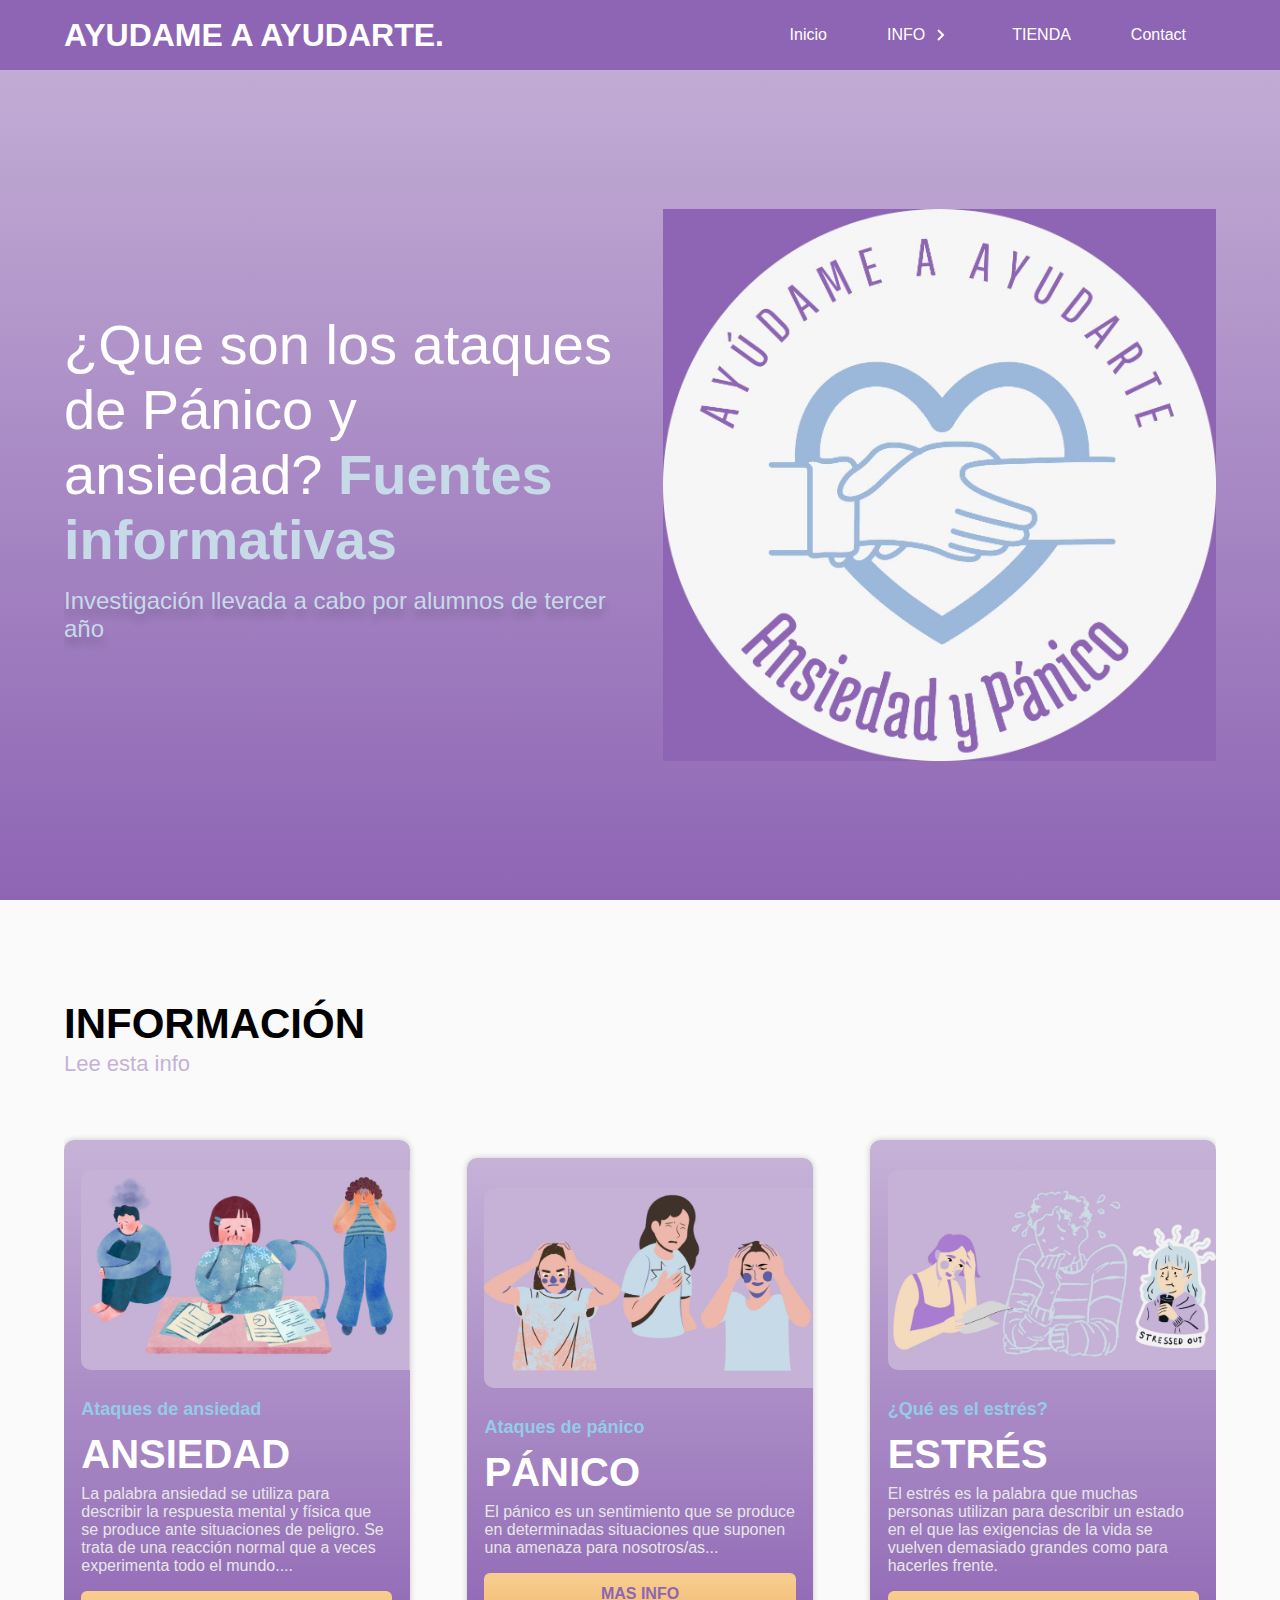
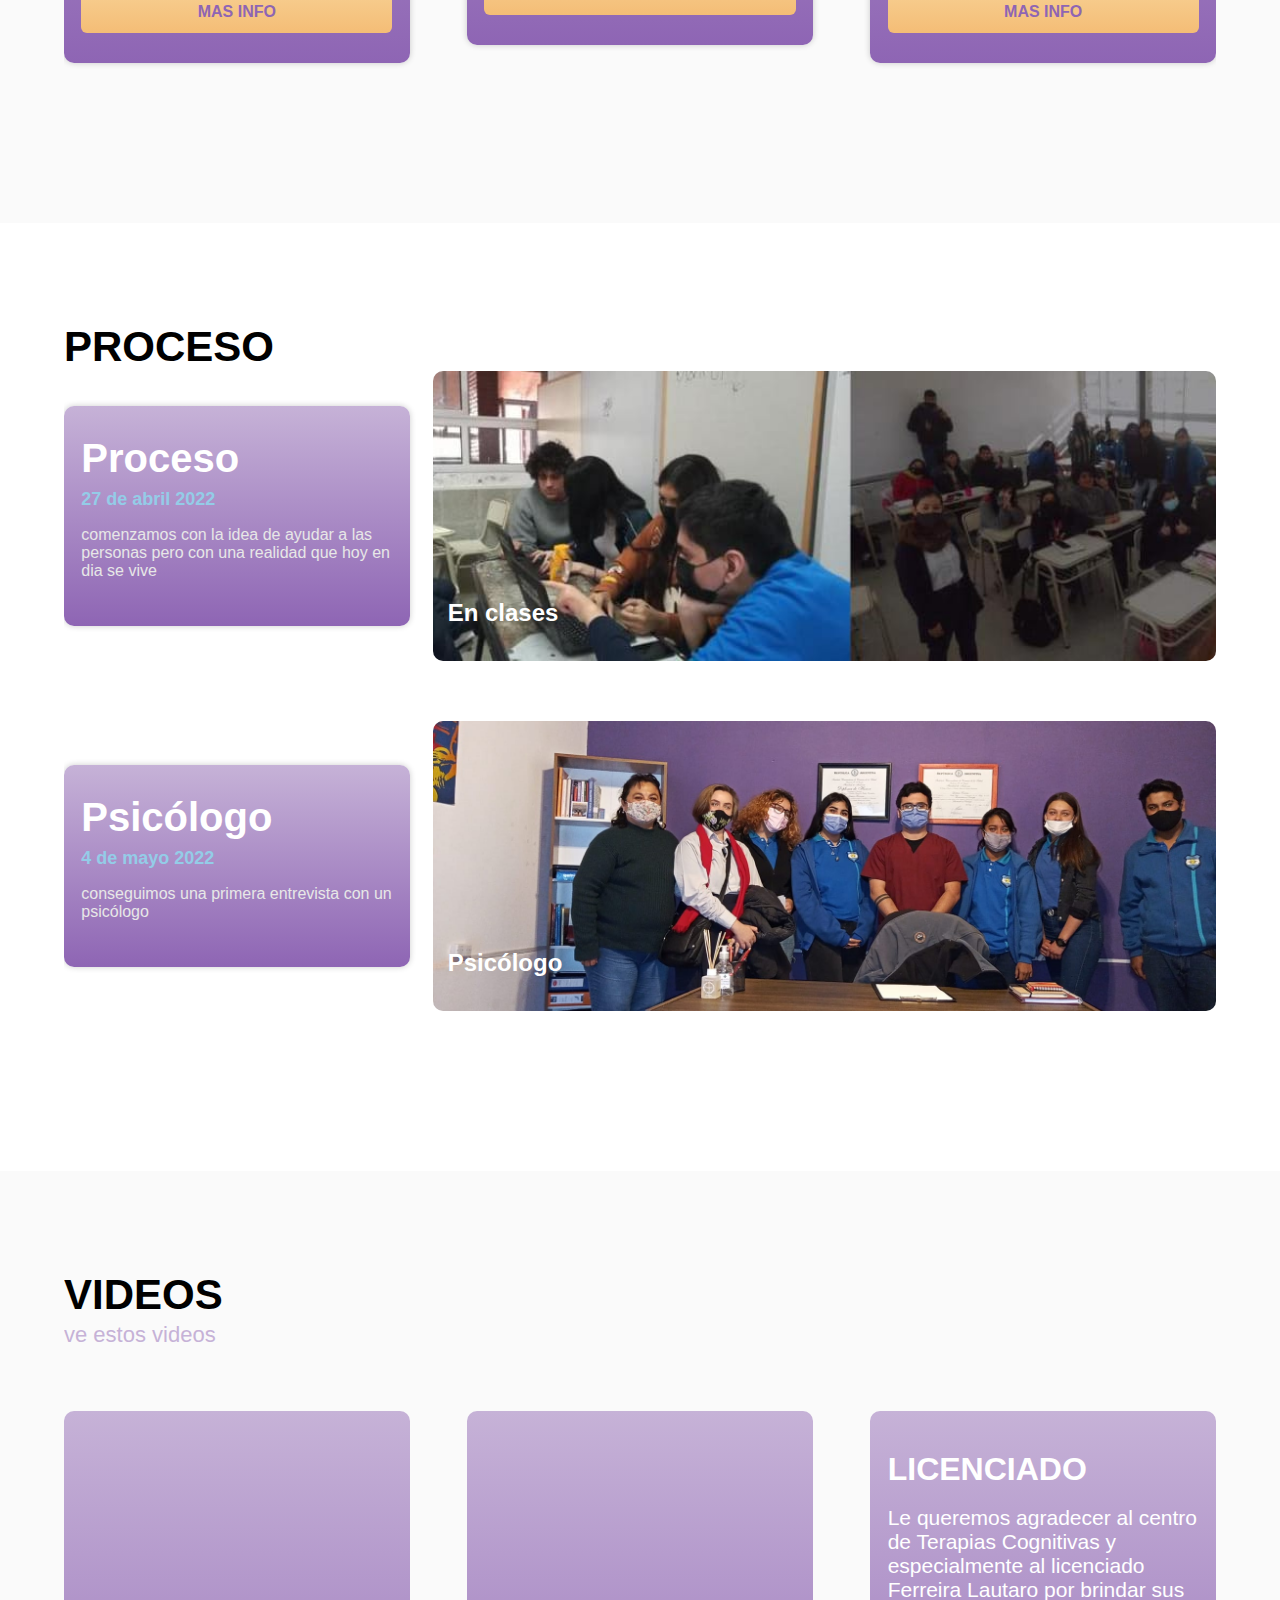
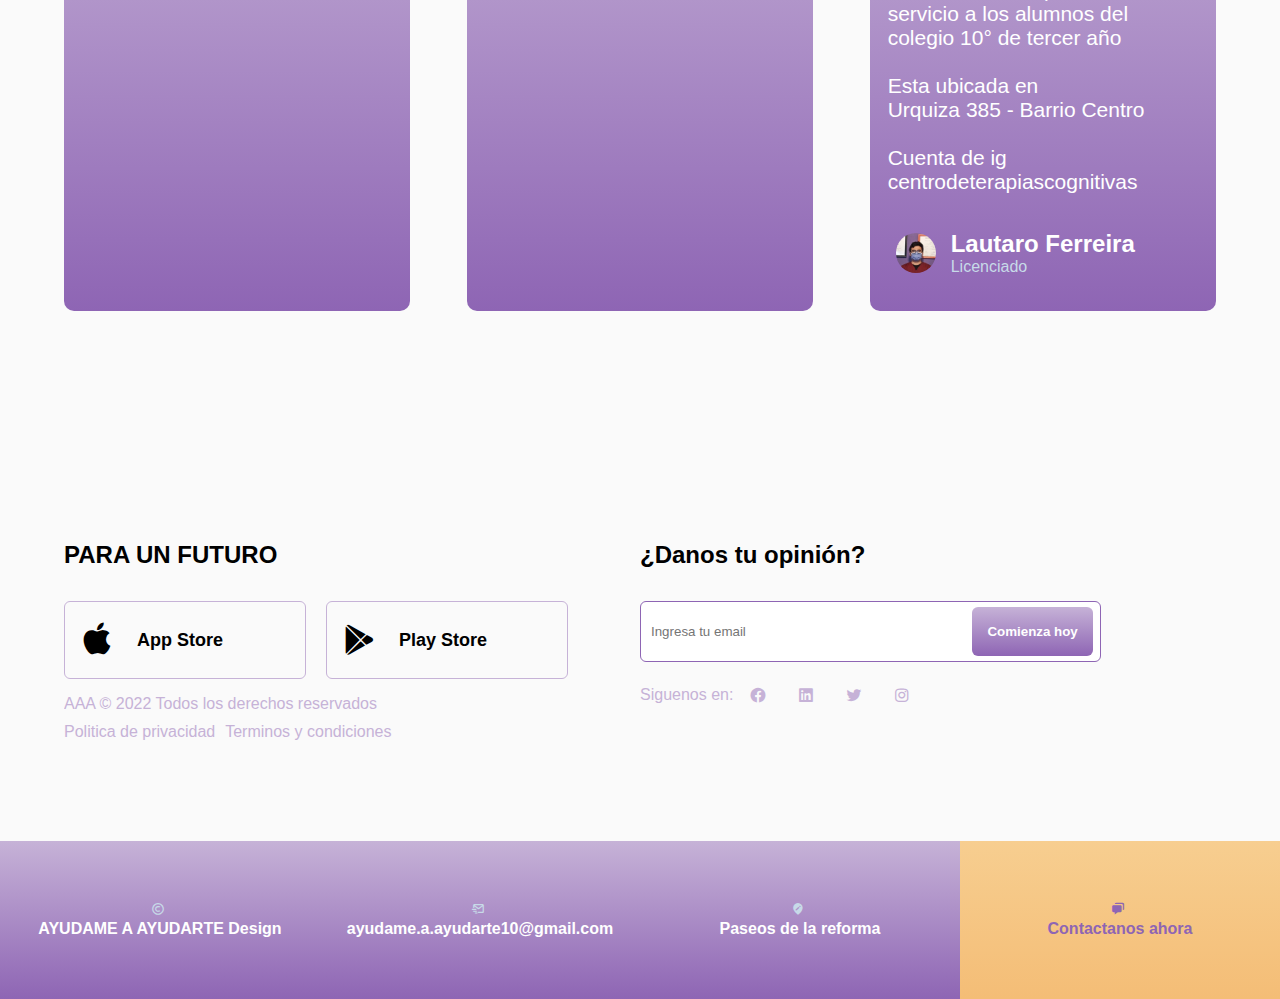
<file: index.html>
<!DOCTYPE html>
<html lang="es">
<head>
    <meta charset="UTF-8">
    <meta name="viewport" content="width=device-width, initial-scale=1.0">
    <title>AYUDAME A AYUDARTE</title>
    <link rel="stylesheet" href="css/styles.css">
    <link href='https://cdn.jsdelivr.net/npm/boxicons@2.0.5/css/boxicons.min.css' rel='stylesheet'>
</head>
<body>
    <header class="hero">
         <!--<nav class="nav__hero">
             <div class="container nav__container">
                <div class="logo">
                    <h2 class="logo__name"> Design<span class="point">.</span></h2>
                </div>
             <div class="links">
                    <a href="#" class="link">Inicio</a>
                    <a href="#" class="link">Servicios</a>
                    <a href="#" class="link">Proyectos</a>
                    <a href="#" class="link">Clientes</a>
                    <a href="#" class="link link--active">Contacto</a>
                </div>-->

            </div>
        </nav> <!--ESTA EN PRUEBA-->
          <nav class="menu">
            <section class="menu__container">
                <h1 class="menu__logo">AYUDAME A AYUDARTE.</h1>
    
                <ul class="menu__links">
                    <li class="menu__item">
                        <a href="index.html" class="menu__link">Inicio</a>
                    </li>
        
                    <li class="menu__item menu__item--show">
                        <a href="#" class="menu__link">INFO<img src="assets/arrow.svg" class="menu__arrow"></a>
        
                        <ul class="menu__nesting">
                            <li class="menu__inside">
                                <a href="ansiedad2.html" class="menu__link menu__link--inside"> ANSIEDAD</a>
                            </li>
                            <li class="menu__inside">
                                <a href="panico2.html" class="menu__link menu__link--inside">PÁNICO</a>
                            </li>
                            <li class="menu__inside">
                                <a href="estres2.html" class="menu__link menu__link--inside">ESTRÉS</a>
                            </li>
                        </ul>
                    </li>
        
                     <li class="menu__item  menu__item--show">
                        <a href="cap.html"class="menu__link">TIENDA<!--<img src="assets/arrow.svg" class="menu__arrow">--></a>
        
                        <!--<ul class="menu__nesting">
                            <li class="menu__inside">
                                <a href="#" class="menu__link menu__link--inside">Projects 1</a>
                            </li>
                            <li class="menu__inside">
                                <a href="#" class="menu__link menu__link--inside">Projects 2</a>
                            </li>
                            <li class="menu__inside">
                                <a href="#" class="menu__link menu__link--inside">Projects 3</a>
                            </li>
                        </ul>-->
                    </li>
                    <li class="menu__item">
                        <a href="contacto.html" class="menu__link">Contact</a>
                    </li>
                </ul>
                <div class="menu__hamburguer">
                    <img src="assets/menu.svg" class="menu__img">
                </div>
            </section>
        </nav>
    
        <script src="js/app.js"></script>

      <!--final de js-->
        <section class="container hero__main">  
            <div class="hero__textos">
                <h1 class="title"> ¿Que son los ataques de Pánico y ansiedad? <span class="title--active">Fuentes informativas</span></h1> 
                <p class="copy"> Investigación llevada a cabo por alumnos de tercer año<span class="copy__active"></span></p>
               <!-- <a href="#" class="cta">Agenda una demo</a>-->
            </div>
            <img src="img/nuevo logo.jfif" class="mockup">
        </section>
    </header>

    <main>
        <section class="services">
            <div class="container">
                <h2 class="subtitle">INFORMACIÓN<span class="point"></span></h2>
                <p class="copy__section">Lee esta info</p>

                <article class="container-cards">
                    <div class="card">
                       <!-- <img src="img /image2.jpg"class="card__img">-->
                       <img src="img/ansiedad de portada.jfif"class="card__img">
                        <div class="cards__text">
                            <p class="card__list">Ataques de ansiedad </p>
                            <h3 class="card__title">ANSIEDAD<span class="point"></span></h3>
                            <p class="card__copy">La palabra ansiedad se utiliza para describir la respuesta mental y física que se produce ante situaciones de peligro. Se trata de una reacción normal que a veces experimenta todo el mundo....</p>
                            <a href="ansiedad2.html" class="card__button">MAS INFO</a>
                        </div>
                    </div>
                    <div class="card">
                        <img src="img/panico de portada.jfif" class="card__img">
                        <div class="cards__text">
                            <p class="card__list">Ataques de pánico </p>
                            <h3 class="card__title">PÁNICO <span class="point"></span></h3>
                            <p class="card__copy">El pánico es un sentimiento que se produce en determinadas situaciones que suponen una amenaza para nosotros/as... </p>
                            <a href="panico2.html" class="card__button">MAS INFO</a>
                        </div>
                    </div>
                    <div class="card">
                        <img src="img/estres de portada.jfif" class="card__img">
                        <div class="cards__text">
                            <p class="card__list">¿Qué es el estrés?</p>
                            <h3 class="card__title">ESTRÉS<span class="point"></span></h3>
                            <p class="card__copy">El estrés es la palabra que muchas personas utilizan para describir un estado en el que las exigencias de la vida se vuelven demasiado grandes como para hacerles frente.</p>
                            <a href="estres2.html" class="card__button">MAS INFO</a>
                        </div>
                    </div>
                </article>
            </div>
        </section>
        <section class="projects container">
            <h2 class="subtitle">PROCESO<span class="point"></span></h2>
           <!-- <p class="copy__section">Hemos colaborado con marcas reconocidas a nivel mundial</p>-->
            <article class="container-bg">
                <div class="card">
                    <div class="cards__text">
                        <h3 class="card__title">Proceso<span class="point"></span></h3>
                        <p class="card__date">27 de abril 2022</p>
                        <p class="card__copy">comenzamos con la idea de ayudar a las personas pero con una realidad que hoy en dia se vive</p>
                        <!--<a href="#" class="card__button">Comienza a leer</a>-->
                    </div>
                </div>
                <div class="background">
                    <img src="img/proceso.jfif" class="background__img">
                    <div class="background__text">
                        <h3 class="background__title">En clases</h3>
                      <!-- <p class="background__copy">La realidad aumentada transformará por completo la educación</p>-->
                    </div>
                </div>
                <div class="card">
                    <div class="cards__text">
                        <h3 class="card__title"> Psicólogo<span class="point"></span></h3>
                        <p class="card__date">4 de mayo 2022</p>
                        <p class="card__copy">conseguimos una primera entrevista con un  psicólogo</p>
                      <!--  <a href="#" class="card__button">Comienza tu proyecto</a>-->
                    </div>
                </div>
                <div class="background">
                    <img src="img/con psicologo.jfif "class="background__img">
                    <div class="background__text">
                        <h3 class="background__title">Psicólogo</h3>
                       <!--<p class="background__copy">La realidad aumentada transformará por completo la educación</p>-->
                    </div>
                </div>
            </article>
        </section>
        <section class="testimony">
            <div class="container">
                <h2 class="subtitle">VIDEOS</h2>
                <p class="copy__section">ve estos videos</p>

                 <div class="testimony-container">
                    <div class="testimony__card">
                        <!--<img src="img/first-person.jpg" class="testimony__img">-->
                        <!--<video controls class="testimony__img">
                            <source src="video/video repre.mp4" type="video/mp4">
                        </video>-->
                        <iframe  width="359" height="500"
                        src="https://www.youtube.com/embed/TwaEBIQQ8ZY" 
                        title="YouTube video player" frameborder="0" 
                        allow="accelerometer; autoplay; clipboard-write; encrypted-media; 
                        gyroscope; picture-in-picture"
                         allowfullscreen></iframe>
                       <!-- <div class="testimony__copy">
                            <i class='bx bxl-google testimony__logo'></i>
                            <div class="testimony__info">
                                <h3 class="testimony__name">Andres García</h3>
                                <p class="testimony__position">Director de Google México</p>
                            </div>
                        </div>-->
                    </div>

                    <div class="testimony__card">
                       <!-- <img src="img/second_person.jpg" class="testimony__img">-->
                       <!--<video controls class="testimony__img">
                        <source src="video2/video de psicologo.mp4" type="video/mp4">
                    </video>-->
                    <iframe width="359" height="500" 
                    src="https://www.youtube.com/embed/zysmzPoPbl8"
                     title="YouTube video player" frameborder="0" 
                     allow="accelerometer; autoplay; clipboard-write;
                     encrypted-media; gyroscope; picture-in-picture" allowfullscreen></iframe>
                       <!-- <div class="testimony__copy">
                            <i class='bx bxl-apple testimony__logo'></i>
                            <div class="testimony__info">
                                <h3 class="testimony__name">Andres García</h3>
                                <p class="testimony__position">Director de Apple México</p>
                            </div>
                        </div>-->
                    </div> 
                    


                    <div class="testimony__card">
                        <div class="testimony__text">
                            <!--<img src="img/google_logo.svg" class="google__logo">-->
                            <h1>LICENCIADO</h1><br>
                            <p class="testimony__history">Le queremos agradecer al centro de Terapias Cognitivas y especialmente al licenciado Ferreira Lautaro por brindar sus servicio a los alumnos del colegio 10° de tercer año<br>
                                <br> Esta ubicada en <br> Urquiza 385 - Barrio Centro<br><br>
                                Cuenta de ig centrodeterapiascognitivas
                            </p>
                            <div class="testimony__copy testimony__copy--modifier">
                                <img src="img/licenciado.jfif" class="testimony__logo logo--picture">
                                <div class="testimony__info">
                                    <h3 class="testimony__name">Lautaro Ferreira</h3>
                                    <p class="testimony__position">Licenciado</p>
                                </div>
                            </div>
                        </div>
                    </div>
                    
                </div>
            </div>
        </section>

       <!-- <section class="email container container--modifier">
            <h2 class="subtitle subtitle--modifier">Somos tu mejor opción para adoptar la transformación digital<span class="point">.</span></h2>

            <p class="copy__section copy__section--modifier">Lorem ipsum dolor sit, amet consectetur adipisicing elit. Ab, et dolore id necessitatibus quibusdam rem accusamus fugiat doloremque voluptatibus eius!</p>

            <div class="check">
                <div class="check__item">
                    <i class='bx bx-check' ></i>
                    <div class="check__numbers">
                        <p class="check__number">+200</p>
                        <p class="check__copy">Proyectos exitosos</p>
                    </div>
                </div>
                <div class="check__item">
                    <i class='bx bx-check' ></i>
                    <div class="check__numbers">
                        <p class="check__number">+200</p>
                        <p class="check__copy">Proyectos exitosos</p>
                    </div>
                </div>
                <div class="check__item">
                    <i class='bx bx-check' ></i>
                    <div class="check__numbers">
                        <p class="check__number">+200</p>
                        <p class="check__copy">Proyectos exitosos</p>
                    </div>
                </div>
            </div>
            <form class="newsletter">
                <input type="text" class="newsletter__input" placeholder="Ingresa tu email">
                <input type="submit" class="newsletter__submit" value="Comienza hoy">
            </form>
        </section>
    </main>-->

    <footer class="footer">
        <div class="container footer__caption">
            <section class="download">
                <h3 class="title__footer">PARA UN FUTURO</h3>
                <div class="download__app">
                    <div class="download__item">
                        <i class='bx bxl-apple download__logo' ></i>
                        <h4 class="download__title">App Store</h4>
                    </div>
                    <div class="download__item">
                        <i class='bx bxl-play-store download__logo' ></i>
                        <h4 class="download__title">Play Store</h4>
                    </div>
                </div>
                <div class="footer__copy">
                    <p class="copyright">AAA &copy; 2022 Todos los derechos reservados</p>
    
                    <a href="#" class="politica__privacidad politica__privacidad--margin">Politica de privacidad</a>
                    <a href="#" class="politica__privacidad ">Terminos y condiciones</a>
                </div>
            </section>
            <section class="get-email">
                <h3 class="title__footer">¿Danos tu opinión? </h3>
                <form class="newsletter newsletter--modifier">
                    <input type="text" class="newsletter__input" placeholder="Ingresa tu email">
                    <input type="submit" class="newsletter__submit" value="Comienza hoy">
                </form>
                <div class="socialmedia">
                    <p class="socialmedia__legend">Siguenos en:</p>
                    <i class='socialmedia__icon bx bxl-facebook-circle'></i>
                    <i class='socialmedia__icon bx bxl-linkedin-square'></i>                                                                                                        
                    <i class='socialmedia__icon bx bxl-twitter' ></i>   
                    <i class='socialmedia__icon bx bxl-instagram' ></i>
                     
                </div>
            </section>
        </div>

        <div class="contact">
            <div class="item__contact">
                <i class='bx bx-copyright contact__icon' ></i>
                <h3 class="contact__title">AYUDAME A AYUDARTE Design</h3>
            </div>
            <div class="item__contact">
                <i class='bx bx-mail-send contact__icon' ></i>
                <h3 class="contact__title">ayudame.a.ayudarte10@gmail.com</h3>
            </div>
            <div class="item__contact">
                <i class='bx bxs-edit-location contact__icon' ></i>
                <h3 class="contact__title">Paseos de la reforma</h3>
            </div>
            <div class="item__contact item__contact--gold">
                <i class='bx bxs-chat contact__icon contact__icon--modifier' ></i>
                <h3 class="contact__title">Contactanos ahora</h3>
            </div>
        </div>
    </footer>
</body>
</html>
</file>
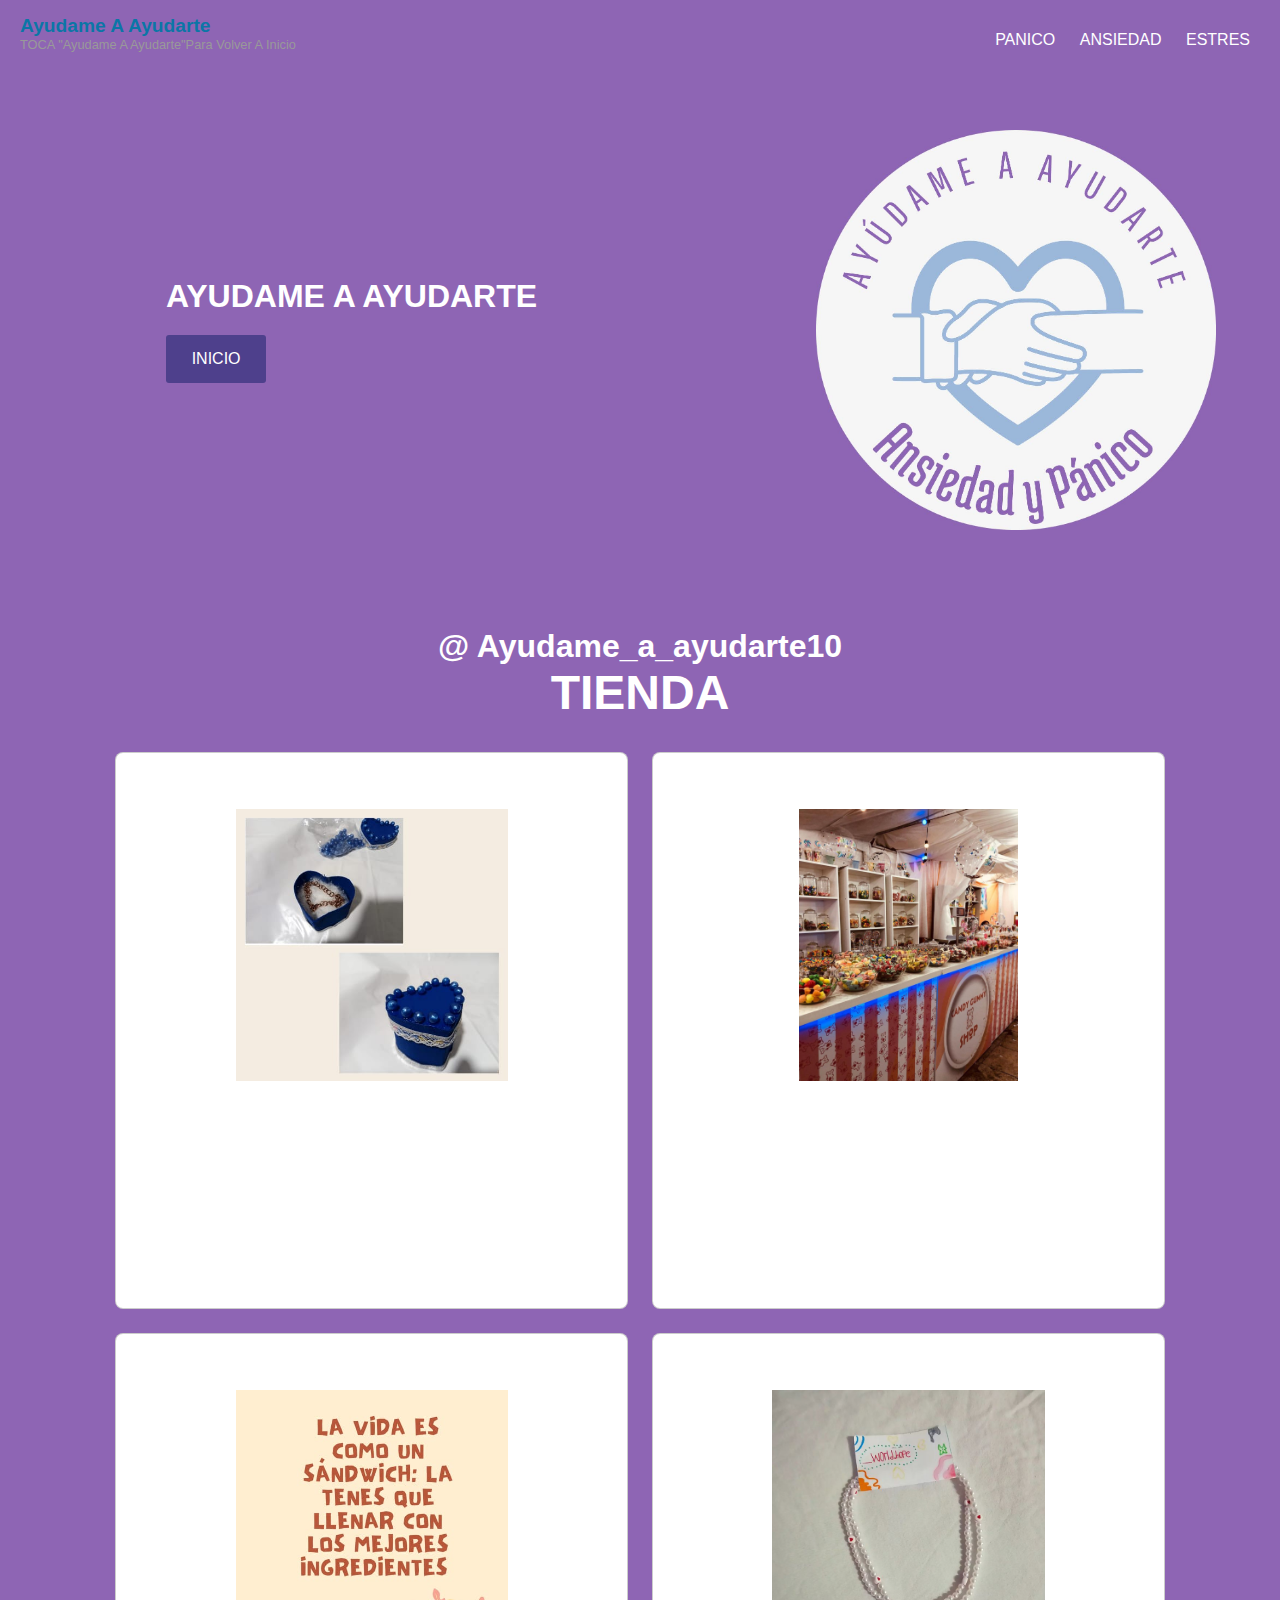
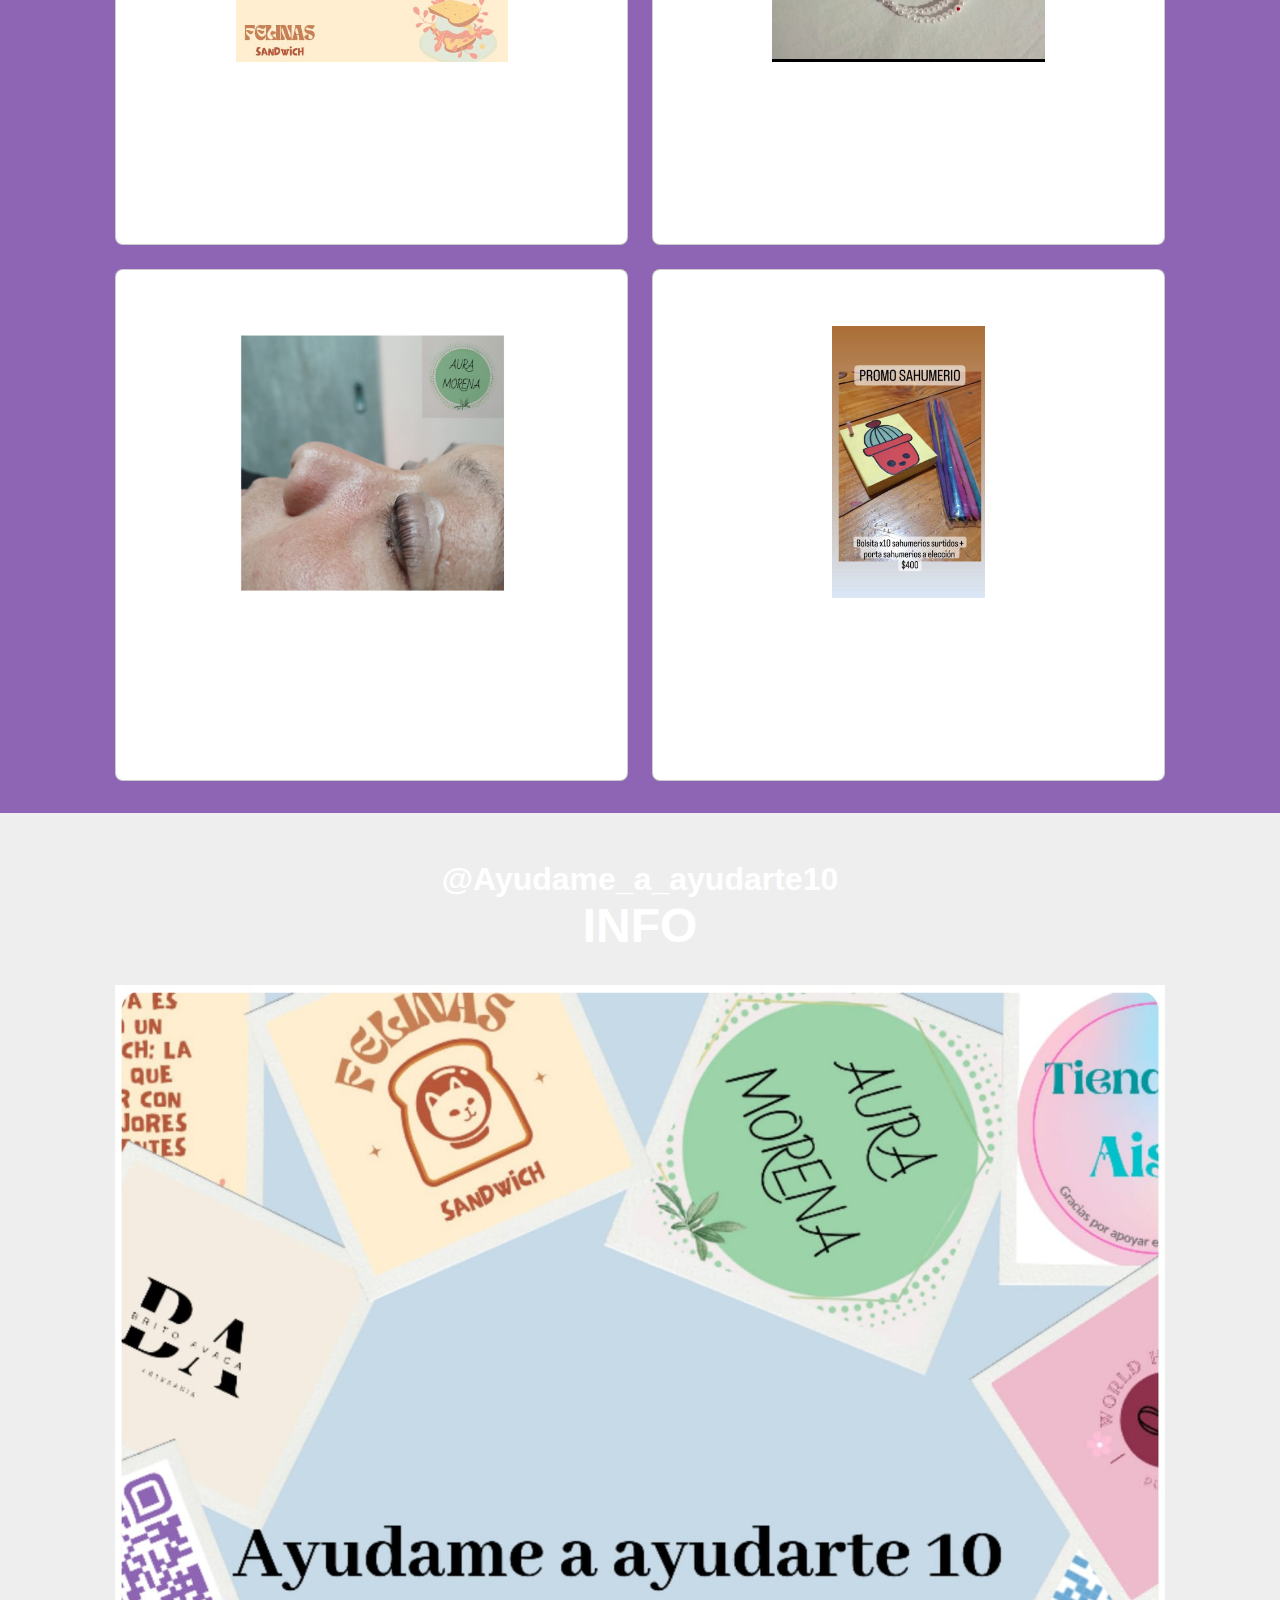
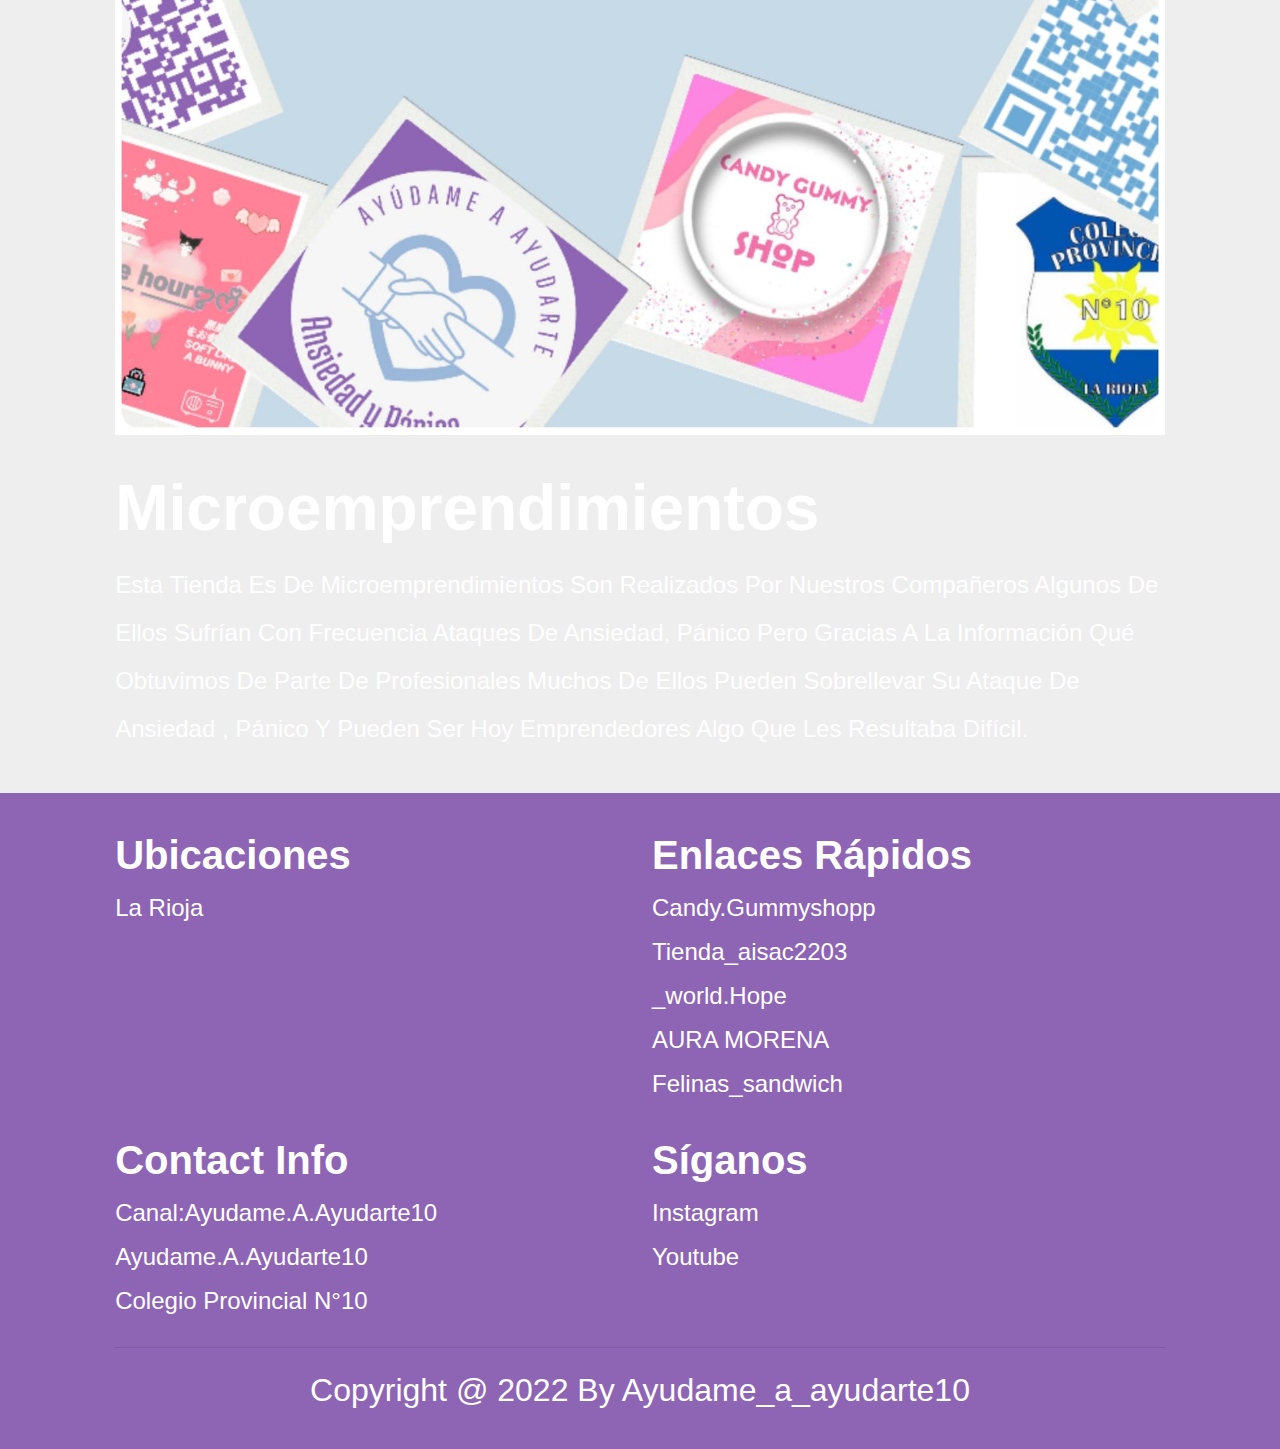
<file: cap.html>
<!DOCTYPE html>
<html lang="es">

<head>
    <meta charset="UTF-8">
    <meta name="viewport" content="width=device-width, initial-scale=1.0">
    <meta http-equiv="X-UA-Compatible" content="ie=edge">
    <title>TIENDA</title>
    <link href="https://fonts.googleapis.com/css?family=Roboto:300&display=swap" rel="stylesheet">
    <link rel="stylesheet" href="estilo.css">
</head>
<body>
    <!--menu-->
	<header id="main-header">
		
		<a id="logo-header" href="index.html">
			<span class="site-name">Ayudame a ayudarte

            </span>
		
		<span class="site-desc">TOCA "ayudame a ayudarte"para volver a inicio
		</span>
		</a> <!-- / #logo-header -->

		<nav>
			<ul>
				<li><a href="panico2.html">PANICO</a></li>
				<li><a href="ansiedad2.html">ANSIEDAD</a></li>
				<li><a href="estres2.html">ESTRES </a></li>
			</ul>
		</nav><!--fin de menu-->
<!--<nav class="menus">
    <section class="menu__container">
        <h1 class="menu__logo">AYUDAME A AYUDARTE.</h1>

        <ul class="menu__links">
            <li class="menu__item">
                <a href="index.html" class="menu__link">Inicio</a>
            </li>

            <li class="menu__item menu__item--show">
                <a href="#" class="menu__link">INFO<img src="assets/arrow.svg" class="menu__arrow"></a>

                <ul class="menu__nesting">
                    <li class="menu__inside">
                        <a href="ansiedad2.html" class="menu__link menu__link--inside"> ANSIEDAD</a>
                    </li>
                    <li class="menu__inside">
                        <a href="panico2.html" class="menu__link menu__link--inside">PÁNICO</a>
                    </li>
                    <li class="menu__inside">
                        <a href="estres2.html" class="menu__link menu__link--inside">ESTRÉS</a>
                    </li>
                </ul>
            </li>

             <li class="menu__item  menu__item--show">
                <a href="#"class="menu__link">TIENDA<!<img src="assets/arrow.svg" class="menu__arrow">-</a>
            </li>
            <li class="menu__item">
                <a href="contacto.html" class="menu__link">Contact</a>
            </li>
        </ul>
        <div class="menu__hamburguer">
            <img src="assets/menu.svg" class="menu__img">
        </div>
    </section>
</nav>-->
<body>

    <div class="contenedor">
        <div class="slider-contenedor">
            <section class="contenido-slider">
                <div>
                    <h1>AYUDAME A AYUDARTE</h1>
                    <a href="index.html">INICIO</a>
                </div>
                <img src="images/nuevo logo.jfif" alt="">

            </section>
            <section class="contenido-slider">
                <div>
                    <h1>COLEGIO PROVINCIAL N°10</h1>
                    <a href="index.html">INICIO</a>
                </div>
                <img src="images/colegio 10.jfif" alt="">

            </section>
        <section class="contenido-slider">
            <div>
                <h1>MICROS EMPRENDIMIENTO</h1>
                <a href="index.html">INICIO</a>
            </div>
            <img src="images/LOGOTIPO.jfif" alt="">

        </section>
       <section class="contenido-slider">
            <div>
                <h1>AYUDAME A AYUDARTE</h1>
                <a href="index.html">INICIO</a>
            </div>
            <img src="images/nuevo logo.jfif" alt="">

        </section>
    </div>
    </div>
    <script src="main.js"></script>


<!-- comienza la sección de platos -->
<section class="dishes" id="dishes">

    <h3 class="sub-heading">@ ayudame_a_ayudarte10 </h3>
    <h1 class="heading"> TIENDA </h1>

    <div class="box-container">

        <div class="box">
            <a href="#" class="fas fa-heart"></a>
            <a href="#" class="fas fa-eye"></a>
            <img src="images/caroygama.jfif" alt="">
            <h3>Artesanias</h3>
            <div class="stars">
                <i class="fas fa-star"></i>
                <i class="fas fa-star"></i>
                <i class="fas fa-star"></i>
                <i class="fas fa-star"></i>
                <i class="fas fa-star-half-alt"></i>
            </div>
            <!--<span>$15.99</span>
            <a href="#" class="btn">add to cart</a>-->
        </div>

        <div class="box">
            <a href="#" class="fas fa-heart"></a>
            <a href="#" class="fas fa-eye"></a>
            <img src="images/jeremia.jpg" alt="">
            <h3>Candy gummy<br>SHOP</h3>
            <div class="stars">
                <i class="fas fa-star"></i>
                <i class="fas fa-star"></i>
                <i class="fas fa-star"></i>
                <i class="fas fa-star"></i>
                <i class="fas fa-star-half-alt"></i>
            </div>
            <span>@candy.gummyshopp</span>
            <!--<a href="#" class="btn">add to cart</a>-->
        </div>

        <div class="box">
            <a href="#" class="fas fa-heart"></a>
            <a href="#" class="fas fa-eye"></a>
            <img src="images/julieta.jpg" alt="">
            <h3>FELINAS sandwich</h3>
            <div class="stars">
                <i class="fas fa-star"></i>
                <i class="fas fa-star"></i>
                <i class="fas fa-star"></i>
                <i class="fas fa-star"></i>
                <i class="fas fa-star-half-alt"></i>
            </div>
            <span>@felinas_sandwich</span>
           <!-- <a href="#" class="btn">add to cart</a>-->
        </div>

        <div class="box">
            <a href="#" class="fas fa-heart"></a>
            <a href="#" class="fas fa-eye"></a>
            <img src="images/rocio v.png" alt="">
            <h3>World hope</h3>
            <div class="stars">
                <i class="fas fa-star"></i>
                <i class="fas fa-star"></i>
                <i class="fas fa-star"></i>
                <i class="fas fa-star"></i>
                <i class="fas fa-star-half-alt"></i>
            </div>
            <span>@_world.hope</span>
           <!-- <a href="#" class="btn">add to cart</a>-->
        </div>

        <div class="box">
            <a href="#" class="fas fa-heart"></a>
            <a href="#" class="fas fa-eye"></a>
            <img src="images/toledo.jpg" alt="">
            <h3>AURA MORENA</h3>
            <div class="stars">
                <i class="fas fa-star"></i>
                <i class="fas fa-star"></i>
                <i class="fas fa-star"></i>
                <i class="fas fa-star"></i>
                <i class="fas fa-star-half-alt"></i>
            </div>
            <span>@ttoleddo_</span>
            <!--<a href="#" class="btn">add to cart</a>-->
        </div>

        <div class="box">
            <a href="#" class="fas fa-heart"></a>
            <a href="#" class="fas fa-eye"></a>
            <img src="images/luisa.jpg" alt="">
            <h3>AISAC</h3>
            <div class="stars">
                <i class="fas fa-star"></i>
                <i class="fas fa-star"></i>
                <i class="fas fa-star"></i>
                <i class="fas fa-star"></i>
                <i class="fas fa-star-half-alt"></i>
            </div>
            <span>@tienda_isac2203</span>
            <!--<a href="#" class="btn">add to cart</a>-->
        </div>

    </div>

</section>

<!-- dishes section ends -->

<!-- about section starts  -->
<!-- acerca de los inicios de sección -->
<section class="about" id="about">

    <h3 class="sub-heading">@ayudame_a_ayudarte10 </h3>
    <h1 class="heading"> INFO </h1>

    <div class="row">

        <div class="image">
            <img src="images/LOGOTIPO.jfif" alt="">
        </div>

        <div class="content">
            <h3>Microemprendimientos</h3>
            <p>Esta tienda  es de microemprendimientos son  realizados  por nuestros compañeros algunos de ellos sufrían con frecuencia  ataques de ansiedad, pánico pero gracias a la información qué obtuvimos de parte de profesionales muchos de ellos   pueden sobrellevar su ataque de ansiedad , pánico y  pueden ser hoy  emprendedores algo que les resultaba difícil.</p>
            <!--<p>Lorem ipsum dolor sit amet, consectetur adipisicing elit. Aperiam, nemo. Sit porro illo eos cumque deleniti iste alias, eum natus.</p>-->
            <!--<div class="icons-container">
                <div class="icons">
                    <i class="fas fa-shipping-fast"></i>
                    <span>free delivery</span>
                </div>
                <div class="icons">
                    <i class="fas fa-dollar-sign"></i>
                    <span>easy payments</span>
                </div>
                <div class="icons">
                    <i class="fas fa-headset"></i>
                    <span>24/7 service</span>
                </div>
            </div>
            <a href="#" class="btn">learn more</a>
        </div>-->

    </div>

</section>

<!-- about section ends -->

<!-- menu section starts  -->
<!-- comienza la sección del menú -->
<!--<section class="menu" id="menu">

    <h3 class="sub-heading"> our menu </h3>
    <h1 class="heading"> today's speciality </h1>

    <div class="box-container">

        <div class="box">
            <div class="image">
                <img src="images/menu-1.jpg" alt="">
                <a href="#" class="fas fa-heart"></a>
            </div>
            <div class="content">
                <div class="stars">
                    <i class="fas fa-star"></i>
                    <i class="fas fa-star"></i>
                    <i class="fas fa-star"></i>
                    <i class="fas fa-star"></i>
                    <i class="fas fa-star-half-alt"></i>
                </div>
                <h3>delicious food</h3>
                <p>Lorem ipsum dolor sit, amet consectetur adipisicing elit. Excepturi, accusantium.</p>
                <a href="#" class="btn">add to cart</a>
                <span class="price">$12.99</span>
            </div>
        </div>

        <div class="box">
            <div class="image">
                <img src="images/menu-2.jpg" alt="">
                <a href="#" class="fas fa-heart"></a>
            </div>
            <div class="content">
                <div class="stars">
                    <i class="fas fa-star"></i>
                    <i class="fas fa-star"></i>
                    <i class="fas fa-star"></i>
                    <i class="fas fa-star"></i>
                    <i class="fas fa-star-half-alt"></i>
                </div>
                <h3>delicious food</h3>
                <p>Lorem ipsum dolor sit, amet consectetur adipisicing elit. Excepturi, accusantium.</p>
                <a href="#" class="btn">add to cart</a>
                <span class="price">$12.99</span>
            </div>
        </div>

        <div class="box">
            <div class="image">
                <img src="images/menu-3.jpg" alt="">
                <a href="#" class="fas fa-heart"></a>
            </div>
            <div class="content">
                <div class="stars">
                    <i class="fas fa-star"></i>
                    <i class="fas fa-star"></i>
                    <i class="fas fa-star"></i>
                    <i class="fas fa-star"></i>
                    <i class="fas fa-star-half-alt"></i>
                </div>
                <h3>delicious food</h3>
                <p>Lorem ipsum dolor sit, amet consectetur adipisicing elit. Excepturi, accusantium.</p>
                <a href="#" class="btn">add to cart</a>
                <span class="price">$12.99</span>
            </div>
        </div>

        <div class="box">
            <div class="image">
                <img src="images/menu-4.jpg" alt="">
                <a href="#" class="fas fa-heart"></a>
            </div>
            <div class="content">
                <div class="stars">
                    <i class="fas fa-star"></i>
                    <i class="fas fa-star"></i>
                    <i class="fas fa-star"></i>
                    <i class="fas fa-star"></i>
                    <i class="fas fa-star-half-alt"></i>
                </div>
                <h3>delicious food</h3>
                <p>Lorem ipsum dolor sit, amet consectetur adipisicing elit. Excepturi, accusantium.</p>
                <a href="#" class="btn">add to cart</a>
                <span class="price">$12.99</span>
            </div>
        </div>

        <div class="box">
            <div class="image">
                <img src="images/menu-5.jpg" alt="">
                <a href="#" class="fas fa-heart"></a>
            </div>
            <div class="content">
                <div class="stars">
                    <i class="fas fa-star"></i>
                    <i class="fas fa-star"></i>
                    <i class="fas fa-star"></i>
                    <i class="fas fa-star"></i>
                    <i class="fas fa-star-half-alt"></i>
                </div>
                <h3>delicious food</h3>
                <p>Lorem ipsum dolor sit, amet consectetur adipisicing elit. Excepturi, accusantium.</p>
                <a href="#" class="btn">add to cart</a>
                <span class="price">$12.99</span>
            </div>
        </div>

        <div class="box">
            <div class="image">
                <img src="images/menu-6.jpg" alt="">
                <a href="#" class="fas fa-heart"></a>
            </div>
            <div class="content">
                <div class="stars">
                    <i class="fas fa-star"></i>
                    <i class="fas fa-star"></i>
                    <i class="fas fa-star"></i>
                    <i class="fas fa-star"></i>
                    <i class="fas fa-star-half-alt"></i>
                </div>
                <h3>delicious food</h3>
                <p>Lorem ipsum dolor sit, amet consectetur adipisicing elit. Excepturi, accusantium.</p>
                <a href="#" class="btn">add to cart</a>
                <span class="price">$12.99</span>
            </div>
        </div>

        <div class="box">
            <div class="image">
                <img src="images/menu-7.jpg" alt="">
                <a href="#" class="fas fa-heart"></a>
            </div>
            <div class="content">
                <div class="stars">
                    <i class="fas fa-star"></i>
                    <i class="fas fa-star"></i>
                    <i class="fas fa-star"></i>
                    <i class="fas fa-star"></i>
                    <i class="fas fa-star-half-alt"></i>
                </div>
                <h3>delicious food</h3>
                <p>Lorem ipsum dolor sit, amet consectetur adipisicing elit. Excepturi, accusantium.</p>
                <a href="#" class="btn">add to cart</a>
                <span class="price">$12.99</span>
            </div>
        </div>

        <div class="box">
            <div class="image">
                <img src="images/menu-8.jpg" alt="">
                <a href="#" class="fas fa-heart"></a>
            </div>
            <div class="content">
                <div class="stars">
                    <i class="fas fa-star"></i>
                    <i class="fas fa-star"></i>
                    <i class="fas fa-star"></i>
                    <i class="fas fa-star"></i>
                    <i class="fas fa-star-half-alt"></i>
                </div>
                <h3>delicious food</h3>
                <p>Lorem ipsum dolor sit, amet consectetur adipisicing elit. Excepturi, accusantium.</p>
                <a href="#" class="btn">add to cart</a>
                <span class="price">$12.99</span>
            </div>
        </div>

        <div class="box">
            <div class="image">
                <img src="images/menu-9.jpg" alt="">
                <a href="#" class="fas fa-heart"></a>
            </div>
            <div class="content">
                <div class="stars">
                    <i class="fas fa-star"></i>
                    <i class="fas fa-star"></i>
                    <i class="fas fa-star"></i>
                    <i class="fas fa-star"></i>
                    <i class="fas fa-star-half-alt"></i>
                </div>
                <h3>delicious food</h3>
                <p>Lorem ipsum dolor sit, amet consectetur adipisicing elit. Excepturi, accusantium.</p>
                <a href="#" class="btn">add to cart</a>
                <span class="price">$12.99</span>
            </div>
        </div>

    </div>

</section>-->

<!-- menu section ends -->
<!-- review section starts  -->
<!-- comienza la sección de revisión -->
<!--<section class="review" id="review">

    <h3 class="sub-heading"> customer's review </h3>
    <h1 class="heading"> what they say </h1>

    <div class="swiper-container review-slider">

        <div class="swiper-wrapper">

            <div class="swiper-slide slide">
                <i class="fas fa-quote-right"></i>
                <div class="user">
                    <img src="images/pic-1.png" alt="">
                    <div class="user-info">
                        <h3>john deo</h3>
                        <div class="stars">
                            <i class="fas fa-star"></i>
                            <i class="fas fa-star"></i>
                            <i class="fas fa-star"></i>
                            <i class="fas fa-star"></i>
                            <i class="fas fa-star-half-alt"></i>
                        </div>
                    </div>
                </div>
                <p>Lorem ipsum dolor sit amet consectetur adipisicing elit. Sit fugiat consequuntur repellendus aperiam deserunt nihil, corporis fugit voluptatibus voluptate totam neque illo placeat eius quis laborum aspernatur quibusdam. Ipsum, magni.</p>
            </div>

            <div class="swiper-slide slide">
                <i class="fas fa-quote-right"></i>
                <div class="user">
                    <img src="images/pic-2.png" alt="">
                    <div class="user-info">
                        <h3>john deo</h3>
                        <div class="stars">
                            <i class="fas fa-star"></i>
                            <i class="fas fa-star"></i>
                            <i class="fas fa-star"></i>
                            <i class="fas fa-star"></i>
                            <i class="fas fa-star-half-alt"></i>
                        </div>
                    </div>
                </div>
                <p>Lorem ipsum dolor sit amet consectetur adipisicing elit. Sit fugiat consequuntur repellendus aperiam deserunt nihil, corporis fugit voluptatibus voluptate totam neque illo placeat eius quis laborum aspernatur quibusdam. Ipsum, magni.</p>
            </div>

            <div class="swiper-slide slide">
                <i class="fas fa-quote-right"></i>
                <div class="user">
                    <img src="images/pic-3.png" alt="">
                    <div class="user-info">
                        <h3>john deo</h3>
                        <div class="stars">
                            <i class="fas fa-star"></i>
                            <i class="fas fa-star"></i>
                            <i class="fas fa-star"></i>
                            <i class="fas fa-star"></i>
                            <i class="fas fa-star-half-alt"></i>
                        </div>
                    </div>
                </div>
                <p>Lorem ipsum dolor sit amet consectetur adipisicing elit. Sit fugiat consequuntur repellendus aperiam deserunt nihil, corporis fugit voluptatibus voluptate totam neque illo placeat eius quis laborum aspernatur quibusdam. Ipsum, magni.</p>
            </div>

            <div class="swiper-slide slide">
                <i class="fas fa-quote-right"></i>
                <div class="user">
                    <img src="images/pic-4.png" alt="">
                    <div class="user-info">
                        <h3>john deo</h3>
                        <div class="stars">
                            <i class="fas fa-star"></i>
                            <i class="fas fa-star"></i>
                            <i class="fas fa-star"></i>
                            <i class="fas fa-star"></i>
                            <i class="fas fa-star-half-alt"></i>
                        </div>
                    </div>
                </div>
                <p>Lorem ipsum dolor sit amet consectetur adipisicing elit. Sit fugiat consequuntur repellendus aperiam deserunt nihil, corporis fugit voluptatibus voluptate totam neque illo placeat eius quis laborum aspernatur quibusdam. Ipsum, magni.</p>
            </div>

        </div>

    </div>
    
</section>-->

<!-- review section ends -->
<!-- order section starts  -->
<!-- comienza la sección de pedidos -->
<!--<section class="order" id="order">

    <h3 class="sub-heading"> order now </h3>
    <h1 class="heading"> free and fast </h1>

    <form action="">

        <div class="inputBox">
            <div class="input">
                <span>your name</span>
                <input type="text" placeholder="enter your name">
            </div>
            <div class="input">
                <span>your number</span>
                <input type="number" placeholder="enter your number">
            </div>
        </div>
        <div class="inputBox">
            <div class="input">
                <span>your order</span>
                <input type="text" placeholder="enter food name">
            </div>
            <div class="input">
                <span>additional food</span>
                <input type="test" placeholder="extra with food">
            </div>
        </div>
        <div class="inputBox">
            <div class="input">
                <span>how musch</span>
                <input type="number" placeholder="how many orders">
            </div>
            <div class="input">
                <span>date and time</span>
                <input type="datetime-local">
            </div>
        </div>
        <div class="inputBox">
            <div class="input">
                <span>your address</span>
                <textarea name="" placeholder="enter your address" id="" cols="30" rows="10"></textarea>
            </div>
            <div class="input">
                <span>your message</span>
                <textarea name="" placeholder="enter your message" id="" cols="30" rows="10"></textarea>
            </div>
        </div>

        <input type="submit" value="order now" class="btn">

    </form>

</section>-->

<!-- order section ends -->
<!-- footer section starts  -->

<section class="footer">

    <div class="box-container">

        <div class="box">
            <h3>Ubicaciones</h3>
            <a href="#">La Rioja</a>
           <!--<a href="#">japan</a>
            <a href="#">russia</a>
            <a href="#">USA</a>
            <a href="#">france</a>-->
        </div>

        <div class="box">
            <h3>enlaces rápidos</h3>
           <!-- <a href="#">home</a>
            <a href="#">dishes</a>
            <a href="#">about</a>-->
            <a href="https://instagram.com/candy.gummyshopp?igshid=YmMyMTA2M2Y=">candy.gummyshopp</a>
            <a href="https://instagram.com/tienda_aisac2203?igshid=YmMyMTA2M2Y=">tienda_aisac2203</a>
            <a href="https://instagram.com/_world.hope?igshid=YmMyMTA2M2Y=">_world.hope</a>
            <a href="https://instagram.com/ttoleddo_?igshid=YmMyMTA2M2Y=">AURA MORENA</a>
            <a href="https://instagram.com/felinas_sandwich?igshid=YmMyMTA2M2Y=">felinas_sandwich</a>
        </div>

        <div class="box">
            <h3>contact info</h3>
           <!-- <a href="#">+123-456-7890</a>
            <a href="#">+111-222-3333</a>-->
            <a href="https://youtube.com/channel/UCYtNKwmoumLK6K8SCTQKmCw">Canal:Ayudame.a.Ayudarte10</a>
            <a href="ayudame.a.ayudarte10@gmail.com">Ayudame.a.Ayudarte10</a>
            <a href="#">Colegio provincial n°10</a>
        </div>

        <div class="box">
            <h3>Síganos</h3>
            <!--<a href="#">facebook</a>
            <a href="#">twitter</a>-->
            <a href="https://instagram.com/ayudame_a_ayudarte10?igshid=YmMyMTA2M2Y=">instagram</a>
            <a href="https://youtube.com/channel/UCYtNKwmoumLK6K8SCTQKmCw">youtube</a>
        </div>

    </div>

    <div class="credit"> copyright @ 2022 by <span>ayudame_a_ayudarte10</span> </div>

</section>



<script src="https://unpkg.com/swiper/swiper-bundle.min.js"></script>

<!-- custom js file link  -->
<script src="js/script.js"></script>
</body>
</html>
</file>
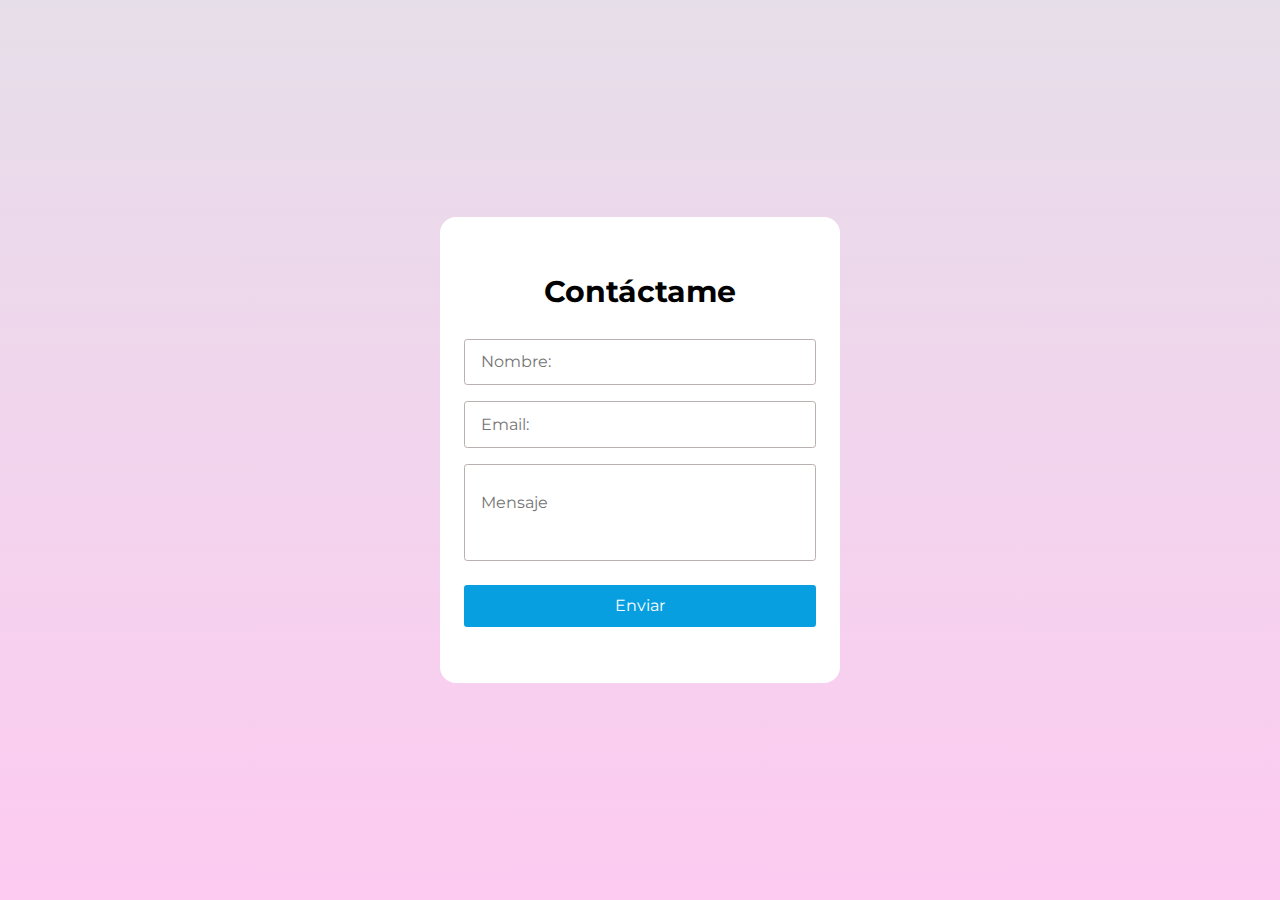
<file: contacto.html>
<!DOCTYPE html>
<html lang="es">
<head>
    <meta charset="UTF-8">
    <meta name="viewport" content="width=device-width, initial-scale=1.0">
    <title>formulario</title>
    <link rel="stylesheet" href="css/formulario.css">
    <link href='https://cdn.jsdelivr.net/npm/boxicons@2.0.5/css/boxicons.min.css' rel='stylesheet'>
</head>
<body>
    <form class="form"action="https://formspree.io/f/xoqbazdj"
    method="POST">
        <div class="form__container">
            <h2 class="form__title">Contáctame</h2>
            <input type="text" class="form__input"placeholder="Nombre:"name="name">
            <input type="email" class="form__input"placeholder="Email:" name="email">
            <textarea class="form__input form__input--message" placeholder="Mensaje" name="message"></textarea>
            <input type="submit" value="Enviar" class="form__cta">
            
        </div>
    </form>
    </body>
</html>
</file>
<file: css/styles.css>
@import url('https://fonts.googleapis.com/css2?family=Roboto:wght@300;400;700&display=swap');

:root{
  /* --gold1:#F4BD76;
    --gold2:#F6CD8F;
    --gray:#ffffff80;
    --gray2:#f7d9d990;
    --black1: #1A1B1F;
    --black2: #30353B;
    --shadow: 0 8px 8px;
    --color_shadow: #00000033;
    --gold1:#6BAAD6;*/
    --gold1:#C7DAE8;
    --gold2:#94CCE7;
    --gray: #C7DAE8;
    --gray2:#E7E7E7;
    --black1: #8E65B4;
    --black2: #c6b2d7;
    --shadow: 0 8px 8px;
    --color_shadow: #00000033;
    
}

*{
    margin: 0;
    padding:0;
    box-sizing: border-box;
}

body{
    font-family: 'Roboto', sans-serif;
}

.container{
    width: 90%;
    max-width: 1200px;
    margin: 0 auto;
    overflow: hidden;
    padding:100px 0;
    height: auto;
}

.container--modifier{
    width: 60%;
}

.hero{
    width: 100%;
    min-height: 100vh;
    background: linear-gradient(180deg, var(--black2) 0%, var(--black1) 100%);
}

.nav__hero{
    color: #fff;
    height: 70px;
    border-bottom: 1px solid rgba(255,255,255, 0.1);
}

.nav__container{
    display: flex;
    align-items: center;
    justify-content: space-between;
    height: inherit;
    padding: 0;
}
/*
.logo__name{
    font-size: 24px;
}

.link{
    display: inline-block;
    color: inherit;
    text-decoration: none;
    font-weight: 300;
    padding: 10px;
}

.link--active{
    color: var(--gold1);
    font-weight: 700;
}*//*sin js*/
@import url('https://fonts.googleapis.com/css2?family=Poppins:wght@300;400;700&display=swap');
            
            
*{
    margin: 0;
    padding: 0;
    box-sizing: border-box;
}

body{
    font-family: 'Poppins', sans-serif;
}

.menu{
    background-color: #8E65B4;
    color: #fff;
    height: 70px;
}

.menu__container{
    display: flex;
    justify-content: space-between;
    align-items: center;
    width: 90%;
    max-width: 1200px;
    height: 100%;
    margin: 0 auto;
}

.menu__links{
    height: 100%;
    transition: transform .5s;
    display: flex;
}

.menu__item{
    list-style: none;
    position: relative;
    height: 100%;
    --clip: polygon(0 0, 100% 0, 100% 0, 0 0);
    --transform: rotate(-90deg);
}

.menu__item:hover{
    --clip: polygon(0 0, 100% 0, 100% 100%, 0% 100%);
    --transform: rotate(0);
}

.menu__link{
    color: #fff;
    text-decoration: none;
    padding: 0 30px;
    display: flex;
    height: 100%;
    align-items: center;
}

.menu__link:hover{
    background-color: #5e7094;
}


.menu__arrow{
    transform: var(--transform);
    transition: transform .3s;
    display: block;
    margin-left: 3px;
}

.menu__nesting{
    list-style: none;
    transition:clip-path .3s;
    clip-path: var(--clip);
    position: absolute;
    right: 0;
    bottom: 0;
    width: max-content;
    transform: translateY(100%);
    background-color: #C7DAE8;
}

.menu__link--inside{
    padding: 30px 100px 30px 20px;
}

.menu__link--inside:hover{
    background-color: #798499;
}

.menu__hamburguer{
    height: 100%;
    display: flex;
    align-items: center;
    padding: 0 15px;
    cursor: pointer;
    display: none;
}

.menu__img{
    display: block;
    width: 36px;
}

@media (max-width:800px){
    .menu__hamburguer{
        display: flex;
    }

    .menu__item{
        --clip:0;
        overflow:hidden ;
    }

    .menu__item--active{
        --transform: rotate(0);
        --background: #5e7094;
    }
/*submenu*/
    .menu__item--show{
        background-color: var(--background);
    }


    .menu__links{
        position: fixed;
        max-width: 400px;
        width: 100%;
        top: 70px;
        bottom: 0;
        right: 0;
        background-color: #000;
        overflow-y: auto;
        display: grid;
        grid-auto-rows: max-content;
        transform: translateX(100%);
    }

    .menu__links--show{
        transform: unset;
        width: 100%;
    }

    .menu__link{
        padding: 25px 0;
        padding-left: 30px;
        height: auto;
    }

    .menu__arrow{
        margin-left: auto;
        margin-right: 20px;
    }

    .menu__nesting{
        display: grid;
        position: unset;
        width: 100%;
        transform: translateY(0);
        height: 0;
        transition: height .3s;
    }

    .menu__link--inside{
        width: 90%;
        margin-left: auto;
        border-left: 1px solid #798499;
    }
}/*con y fin js*/

.point{
    color: var(--gold1);
}

.hero__main{
    height: calc(100vh - 70px);
    display: flex;
    justify-content: space-between;
    align-items: center;
    padding:0;
}

.mockup{
    object-fit: cover;
    width: 48%;
    max-height: 90vh;
}

.hero__textos{
    width: 48%;
}

.title{
    font-size: 56px;
    font-weight: 300;
    color: #fff;
}

.title--active{
    color: var(--gold1);
    font-weight: 700;
}

.copy{
    font-size: 24px;
    color: var(--gray);
    text-shadow: var(--shadow)  var(--color_shadow);
    margin: 15px 0;
}

.copy__active{
    font-weight: 700;
}

.cta{
    padding: 20px 30px;
    display: inline-block;
    background: linear-gradient(180deg, #F7CE90 0%, #F4BD76 100%);
    text-decoration: none;
    color: var(--black2);
    font-weight: 700;
    box-shadow: var(--shadow) var(--color_shadow);
    border-radius: 6px;
}

/* services */

.services{
    background: #fafafa;
}

.subtitle{
    font-size: 42px;
}

.subtitle--modifier{
    text-align: center;
    margin-bottom: 16px;
}

.copy__section{
    color: var(--black2);
    font-size: 22px;
    line-height: 32px;
    margin-bottom: 60px;
}

.copy__section--modifier{
    text-align: center;
    margin-bottom: 32px;
}

.container-cards{
    display: flex;
    justify-content: space-between;
    align-items: center;
    flex-wrap: wrap;
}

.card{
    width: 30%;
    padding: 30px 0;
    overflow: hidden;
    background: linear-gradient(180deg, var(--black2) 0%, var(--black1) 100%);
    border-radius: 10px;
    position: relative;
    text-align: right;
    margin-bottom: 60px;
    box-shadow: 0 0 6px var(--color_shadow);
}

.card__img{
    width: 95%;
    height: 200px;
    object-fit: cover;
    border-radius: 10px 0 0 10px;
}

.cards__text{
    text-align: left;
    width: 90%;
    margin:0 auto;
}

.card__list{
    color: var(--gold2);
    font-weight: 700;
    margin: 25px 0 12px ;
    font-size: 18px;
}


.card__title{
    font-size: 40px;
    color: #fff;
    margin-bottom: 8px;
}

.card__copy{
    color: var(--gray2);
    margin-bottom: 16px;
}

.card__button{
    display: block;
    background: linear-gradient(180deg, #F7CE90 0%, #F4BD76 100%);
    border-radius: 6px;
    text-decoration: none;
    width: 100%;
    color: var(--black1);
    font-weight: 700;
    text-align: center;
    padding: 12px 0;
}

.card__date{
    color: var(--gold2);
    font-size: 18px;
    font-weight: bold;
    margin-bottom: 16px;
}

.container-bg{
    display: flex;
    justify-content: space-between;
    align-items: center;
    flex-wrap: wrap;
}


.background{
    width: 68%;
    height: 290px;
    border-radius: 10px;
    position: relative;
    margin-bottom: 60px;
}

.background__img{
    width: 100%;
    height: 100%;
    object-fit: cover;
    border-radius: inherit;
}

.background__text{
    position: absolute;
    width: 100%;
    bottom: 30px;
    left: 15px;
    color: #fff;
}

.background__title{
    font-size: 24px;
    margin-bottom: 4px;
}

.testimony{
    background: #fafafa;
}

.testimony-container{
    display: flex;
    justify-content: space-between;
    align-items: center;
    flex-wrap: wrap;
}

.testimony__card{
    width: 30%;
    height: 500px;
    background: linear-gradient(180deg, var(--black2) 0%, var(--black1) 100%);
    border-radius: 10px;
    position: relative;
    margin-bottom: 30px;
}

.testimony__img{
    width: 100%;
    height: 100%;
    border-radius: inherit;
    object-fit: cover;
    object-position: center top;
}

.testimony__copy{
    position: absolute;
    bottom: 20px;
    left: 5%;
    width: 90%;
    background: linear-gradient(180deg, var(--black2) 0%, var(--black1) 100%);
    color: #fff;
    margin: 0 auto;
    border-radius: 10px;
    box-shadow: var(--shadow) var(--color_shadow);
    padding: 15px 8px;
    display: flex;
    align-items: center;
}

.testimony__copy--modifier{
    background: none;
    box-shadow: none;
}

.testimony__logo{
    font-size: 40px;
    margin-right: 15px;
    display: inline-block;
}

.testimony__name{
    font-size: 24px;
    line-height:28px;
}

.testimony__position{
    color: var(--gray);
}

.testimony__text{
    padding: 40px 0;
    width: 90%;
    margin: 0 auto;
    color: #fff;
}

.google__logo{
    margin-bottom: 20px;
}


.testimony__history{
    font-size: 21px;
    font-weight: 300;
}


.testimony__info{
    width: 70%;
}

.logo--picture{
    width: 40px;
    height: 40px;
    object-fit: cover;
    border-radius: 50%;
    object-position: center top;
}

/* check */

.check{
    display: flex;
    justify-content: space-evenly;
    flex-wrap: wrap;
    margin: 0 auto;
}

.check__item{
    width: 30%;
    padding-right: 10px;
    display: flex;
    border-right: 2px solid var(--black2);
}

.bx-check{
    background: linear-gradient(180deg, var(--black2) 0%, var(--black1) 100%);
    display: inline-block;
    width: 40px;
    height: 40px;
    text-align: center;
    margin-right: 20px;
    color: #fff;
    border-radius: 50%;
    font-size: 40px;
}

.check__number{
    font-weight: 700;
}

.check__copy{
    font-weight: 300;
}

.newsletter{
    width: 60%;
    margin: 0 auto;
    margin-top: 40px;
    height: auto;
    font-family: inherit;
    position: relative;
    border-radius: 6px;
}

.newsletter--modifier{
    margin: 0;
    width: 80%;
}

.newsletter__input{
    width: 100%;
    height: 100%;
    padding: 22px 10px;
    outline: none;
    font-family: inherit;
    border-radius: 6px;
    border: 1px solid var(--black1)
}

.newsletter__submit{
    position: absolute;
    right: 8px;
    top: 10%;
    height: 80%;
    background: linear-gradient(180deg, var(--black2) 0%, var(--black1) 100%);
    color: #fff;
    padding: 0 15px;
    border: none;
    border-radius: 6px;
    font-family: inherit;
    font-weight: 700;
    cursor: pointer;
}


.footer{
    background: #fafafa;
}

.footer__caption{
    display: flex;
    flex-wrap: wrap-reverse;
    justify-content: space-evenly;
}


.title__footer{
    font-size: 24px;
    margin-bottom: 32px;
}

.download{
    width: 50%;
}

.download__app{
    display: flex;
}

.download__item{
    display: flex;
    padding: 18px 12px;
    border-radius: 6px;
    border: 1px solid var(--black2);
    width: 42%;
    align-items: center;
    margin-right: 20px;
    margin-bottom: 16px;
}

.download__logo{
    font-size: 40px;
    margin-right: 20px;
}

.download__title{
    font-size: 18px;
}

.footer__copy{
    width: 100%;
    color: var(--black2);
    display: flex;
    flex-wrap: wrap;
}

.copyright{
    width: 100%;
}

.politica__privacidad{
    color: inherit;
    text-decoration: none;
    display: inline-block;
    margin-top: 10px;
}

.politica__privacidad:hover{
    text-decoration: underline;
}

.politica__privacidad--margin{
    margin-right: 10px;
}

.get-email{
    width: 50%;
}

.socialmedia{
    margin-top: 24px;
    display: flex;
    color: var(--black2);
}

.socialmedia__icon{
    font-size: 18px;
    margin-right: 30px;
    display: inline-block;
}

.socialmedia__legend{
    color: var(--black2);
    margin-right: 16px;
}

.contact{
    display: flex;
    width: 100%;
    flex-wrap: wrap;
    color: #fff;
}

.item__contact{
    width: 25%;
    padding: 60px 0;
    text-align: center;
    background: linear-gradient(180deg, var(--black2) 0%, var(--black1) 100%);

}


.item__contact--gold{
    background: linear-gradient(180deg, #F7CE90 0%, #F4BD76 100%);
    color: var(--black1);
}

.contact__icon{
    font-size: 14px;
    color: var(--gold1);
    line-height: 20px;
    margin-right: 4px;
}

.contact__icon--modifier{
    color: var(--black1);
}

.contact__title{
    font-size: 16px;
    line-height: 20px;
}

@media screen and (max-width:900px){
    .mockup{
        width: 600px;
        height: auto;
    }

    .title{
        font-size: 50px;
    }

    .copy{
        font-size: 22px;
    }

    .cta{
        padding: 15px 22px;
    }

    .container-cards{
        justify-content: space-evenly;
    }

    .services .card{
        width: 45%;
    }

    .background{
        width: 52%;
    }

    .card{
        width: 42%;
    }

    .testimony-container{
        justify-content: space-evenly;
    }

    .testimony__card{
        width: 45%;
    }

    .check__item{
        width: 45%;
        margin-bottom: 35px;
    }

    .newsletter{
        width: 80%;
    }

    .download{
        width: 100%;
    }

    .download__app{
        justify-content: space-between;
    }

    .download__item{
        width: 45%;
    }

    .get-email{
        width: 100%;
        margin-bottom: 40px;
    }

    .socialmedia__icon{
        font-size: 18px;
    }

    .socialmedia__legend{
        font-size: 18px;
    }
}

@media screen and (max-width:700px){
    main .container,
    footer .container{
        padding: 60px 0;
    }

    .nav__container{
        flex-wrap: wrap;
        flex-direction: column;
        justify-content: space-evenly;
    }

    .nav__hero{
        height: auto;
    }

    .logo{
        padding: 15px 0 ;
        text-align: center;
    }

    .links{
        padding-bottom: 10px;
        text-align: center;
    }

    .link{
        padding: 7px 10px;
    }


    .hero__main{
        flex-direction: column-reverse;
        justify-content: flex-end;
        min-height: 70px;
        height: auto;
        padding: 30px 0;
    }

    .hero__textos{
        width: 100%;
        text-align: center;
    }

    .mockup{
        width: 60%;
        margin-bottom: 20px;
    }

    .title{
        font-size: 35px;
    }

    .copy{
        font-size: 20px;
    }

    .subtitle{
        font-size: 35px;
        text-align: center;
    }

    .copy__section{
        font-size: 20px;
        text-align: center;
    }

    .services .card{
        width: 80%;
    }

    .container-bg{
        justify-content: space-evenly;
    }

    .card{
        margin-bottom: 40px;
        width: 65%;
    }

    .card__title{
        font-size: 35px;
    }

    .card__button{
        width: 100%;
    }

    .background{
        width: 65%;
        margin-bottom: 40px;
    }

    .background__copy{
        display: none;
    }

    .testimony__card{
        width: 65%;
    }

    .testimony__name{
        font-size: 20px;
    }

    .container--modifier{
        width: 80%;
    }

    .item__contact{
        width: 100%;
        padding: 30px 0;
    }
}

@media screen and (max-width:500px){
    .mockup{
        width: 80%;
        margin-bottom: 15px;
    }

    .services .card{
        width: 95%;
    }

    .card{
        width: 95%;
    }

    .background{
        width: 95%;
    }

    .testimony__card{
        width: 95%;
    }

    .testimony__history{
        font-size: 20px;
    }

    .container--modifier{
        width: 90%;
    }

    .newsletter{
        width: 100%;
        display: none;
    }

    .newsletter--modifier{
        display: block;
    }

    .check__item{
        width: 100%;
        border: none;
        padding: none;
        justify-content: center;
    }

    .download__item{
        width: 49%;
    }

    .download__title{
        font-size: 16px;
    }

    .download__logo{
        font-size: 30px;
    }
}
</file>
<file: estilo.css>
body {
margin: 0;
	padding: 0;
	font-family: Helvetica, Arial, sans-serif;
	color: #666;
	
		
#main-header {
      background: #8E65B4;
      color: white;
      sheight: 80px;
}	
#main-header a {
color: white;
}

/*
 * Logo
 */
#logo-header {
float: left;
padding: 15px 0 0 20px;
text-decoration: none;
}
#logo-header:hover {
color: #0b76a6;
}

#logo-header .site-name {
display: block;
font-weight: 700;
font-size: 1.2em;
}

#logo-header .site-desc {
display: block;
font-weight: 300;
font-size: 0.8em;
color: #999;
}

/*
 * Navegación
 */
nav {
float: right;
}
nav ul {
margin: 0;
padding: 0;
list-style: none;
padding-right: 20px;
}

nav ul li {
display: inline-block;
line-height: 80px;
}

 nav ul li a {
display: block;
padding: 0 10px;
text-decoration: none;
}

nav ul li a:hover {
background: #0b76a6;
}
#main-content {
  background: white;
  width: 90%;
  max-width: 800px;
  margin: 20px auto;
  box-shadow: 0 0 10px #8E65B4(0,0,0,.1);
}

     #main-content header,

	#main-content 
.content {
 padding: 40px;
   }

@import url('https://fonts.googleapis.com/css2?family=Poppins:wght@300;400;700&display=swap');
            
            
*{
    margin: 0;
    padding: 0;
    box-sizing: border-box;
}

body{
    font-size: 15px;
    font-family: 'Poppins', sans-serif;
}

.menus{
    background-color: #8E65B4;
    color: #fff;
    height: 100px;
}

.menu__container{
    display: flex;
    justify-content: space-between;
    align-items: center;
    width: 90%;
    max-width: 1300px;
    height: 90%;
    margin: 0 auto;
}

.menu__links{
    height: 100%;
    transition: transform .5s;
    display: flex;
}

.menu__item{
    list-style: none;
    position: relative;
    height: 100%;
    --clip: polygon(0 0, 100% 0, 100% 0, 0 0);
    --transform: rotate(-90deg);
}

.menu__item:hover{
    --clip: polygon(0 0, 100% 0, 100% 100%, 0% 100%);
    --transform: rotate(0);
}

.menu__link{
    color: #fff;
    text-decoration: none;
    padding: 0 30px;
    display: flex;
    height: 100%;
    align-items: center;
}

.menu__link:hover{
    background-color: #5e7094;
}


.menu__arrow{
    transform: var(--transform);
    transition: transform .3s;
    display: block;
    margin-left: 3px;
}

.menu__nesting{
    list-style: none;
    transition:clip-path .3s;
    clip-path: var(--clip);
    position: absolute;
    right: 0;
    bottom: 0;
    width: max-content;
    transform: translateY(100%);
    background-color: #C7DAE8;
}

.menu__link--inside{
    padding: 20px 90px 20px 30px;
}

.menu__link--inside:hover{
    background-color: #798499;
}

.menu__hamburguer{
    height: 100%;
    display: flex;
    align-items: center;
    padding: 0 15px;
    cursor: pointer;
    display: none;
}

.menu__img{
    display: block;
    width: 36px;
}

@media (max-width:800px){
    .menu__hamburguer{
        display: flex;
    }

    .menu__item{
        --clip:0;
        overflow:hidden ;
    }

    .menu__item--active{
        --transform: rotate(0);
        --background: #5e7094;
    }
/*submenu*/
    .menu__item--show{
        background-color: var(--background);
    }


    .menu__links{
        position: fixed;
        max-width: 400px;
        width: 100%;
        top: 70px;
        bottom: 0;
        right: 0;
        background-color: #000;
        overflow-y: auto;
        display: grid;
        grid-auto-rows: max-content;
        transform: translateX(100%);
    }

    .menu__links--show{
        transform: unset;
        width: 100%;
    }

    .menu__link{
        padding: 25px 0;
        padding-left: 40px;
        height: auto;
    }

    .menu__arrow{
        margin-left: auto;
        margin-right: 20px;
    }

    .menu__nesting{
        display: grid;
        position: unset;
        width: 100%;
        transform: translateY(0);
        height: 0;
        transition: height .3s;
    }

    .menu__link--inside{
        width: 90%;
        margin-left: auto;
        border-left: 1px solid #798499;
    }
}/*con y fin js*/

*{
    margin: 0;
    padding: 0;
    box-sizing: border-box;
    /*compra*/
    font-family: 'Nunito', sans-serif;
    margin:0; padding:0;
    box-sizing: border-box;
    text-decoration: none;
    outline: none; border:none;
    text-transform: capitalize;
    transition: all .2s linear;

}

body{
    font-family: 'Roboto', sans-serif;
    background: #f2f2f2;
}

.contenedor{
    width: 120%;
    overflow: hidden;
}

.slider-contenedor{
    width: 90%;
    display: flex;
}

.contenido-slider{
    width: 100%;
    height: 500px;
    display: flex;
    justify-content: space-around;
    align-items: center;
    flex-shrink: 0;
}

.contenido-slider:nth-child(2){
    background: #6BAAD6;
    color: #fff;
}

.contenido-slider:nth-child(3){
    background: #94CCE7;
} 

.contenido-slider > img{
    width: 400px;
}

.contenido-slider > div{
    width: 50%;
}

.contenido-slider h2{
    font-weight: 300;
    text-align: justify;
    line-height: 30px;
}

.contenido-slider a{
    color: #c6b2d7;
    background: #4e408c;
    width: 100px;
    display: block;
    padding: 15px 0;
    text-align: center;
    border-radius: 3px;
    margin-top: 20px;
    text-decoration: none;
}

.contenido-slider:nth-child(2) a{
    background: #fff;
    color: #332863;
    
}

@media screen and (max-width:900px){
    .contenido-slider > img{
        width: 250px;
    }

    .contenido-slider > div{
        width: 40%;
    }

    .contenido-slider h2{
        font-size: 23px;
    }
}


@media screen and (max-width:600px){
    .contenido-slider{
       flex-direction: column-reverse;
    }

    .contenido-slider > div{
        width: 80%;
    }

}




@import url('https://fonts.googleapis.com/css2?family=Poppins:wght@300;400;700&display=swap');
            
            
*{
    margin: 0;
    padding: 0;
    box-sizing: border-box;
}

body{
    font-family: 'Poppins', sans-serif;
}

.menus{
    background-color: #8E65B4;
    color: #fff;
    height: 100px;
}

.menu__container{
    display: flex;
    justify-content: space-between;
    align-items: center;
    width: 90%;
    max-width: 1300px;
    height: 90%;
    margin: 0 auto;
}

.menu__links{
    height: 100%;
    transition: transform .5s;
    display: flex;
}

.menu__item{
    list-style: none;
    position: relative;
    height: 100%;
    --clip: polygon(0 0, 100% 0, 100% 0, 0 0);
    --transform: rotate(-90deg);
}

.menu__item:hover{
    --clip: polygon(0 0, 100% 0, 100% 100%, 0% 100%);
    --transform: rotate(0);
}

.menu__link{
    color: #fff;
    text-decoration: none;
    padding: 0 30px;
    display: flex;
    height: 100%;
    align-items: center;
}

.menu__link:hover{
    background-color: #5e7094;
}


.menu__arrow{
    transform: var(--transform);
    transition: transform .3s;
    display: block;
    margin-left: 3px;
}

.menu__nesting{
    list-style: none;
    transition:clip-path .3s;
    clip-path: var(--clip);
    position: absolute;
    right: 0;
    bottom: 0;
    width: max-content;
    transform: translateY(100%);
    background-color: #C7DAE8;
}

.menu__link--inside{
    padding: 20px 90px 20px 30px;
}

.menu__link--inside:hover{
    background-color: #798499;
}

.menu__hamburguer{
    height: 100%;
    display: flex;
    align-items: center;
    padding: 0 15px;
    cursor: pointer;
    display: none;
}

.menu__img{
    display: block;
    width: 36px;
}

@media (max-width:800px){
    .menu__hamburguer{
        display: flex;
    }

    .menu__item{
        --clip:0;
        overflow:hidden ;
    }

    .menu__item--active{
        --transform: rotate(0);
        --background: #5e7094;
    }
/*submenu*/
    .menu__item--show{
        background-color: var(--background);
    }


    .menu__links{
        position: fixed;
        max-width: 400px;
        width: 100%;
        top: 70px;
        bottom: 0;
        right: 0;
        background-color: #000;
        overflow-y: auto;
        display: grid;
        grid-auto-rows: max-content;
        transform: translateX(100%);
    }

    .menu__links--show{
        transform: unset;
        width: 100%;
    }

    .menu__link{
        padding: 25px 0;
        padding-left: 40px;
        height: auto;
    }

    .menu__arrow{
        margin-left: auto;
        margin-right: 20px;
    }

    .menu__nesting{
        display: grid;
        position: unset;
        width: 100%;
        transform: translateY(0);
        height: 0;
        transition: height .3s;
    }

    .menu__link--inside{
        width: 90%;
        margin-left: auto;
        border-left: 1px solid #798499;
    }
}/*con y fin js*/


@import url('https://fonts.googleapis.com/css2?family=Nunito:wght@200;300;400;600;700&display=swap');

:root{
    --green:#94CCE7;
    --black:#6BAAD6;
    --light-color:#666;
    --box-shadow:0 .5rem 1.5rem rgba(0,0,0,.1);
    
}

*{
    font-family: 'Nunito', sans-serif;
    margin:0; padding:0;
    box-sizing: border-box;
    text-decoration: none;
    outline: none; border:none;
    text-transform: capitalize;
    transition: all .2s linear;
}

html{
    font-size: 62.5%;
    overflow-x: hidden;
    scroll-padding-top: 5.5rem;
    scroll-behavior: smooth;
}

section{
    padding:2rem 9%;
}

section:nth-child(even){
    background:#eee;
}

.sub-heading{
    text-align: center;
    color:var(--green);
    font-size: 2rem;
    padding-top: 1rem;
}

.heading{
    text-align: center;
    color:var(--black);
    font-size: 3rem;
    padding-bottom: 2rem;
    text-transform: uppercase;
}

 .btn{
    margin-top: 1rem;
    display: inline-block;
    font-size: 1.7rem;
    color:#fff;
    background: var(--black);
    border-radius: .5rem;
    cursor: pointer;
    padding:.8rem 3rem;
}

.btn:hover{
    background: var(--green);
    letter-spacing: .1rem;
}

/*header{
    position: fixed;
    top:0; left: 0; right:0;
    background: #fff;
    padding:1rem 7%;
    display: flex;
    align-items: center;
    justify-content: space-between;
    z-index: 1000;
    box-shadow: var(--box-shadow);
}

header .logo{
    color:var(--black);
    font-size: 2.5rem;
    font-weight: bolder;
}

header .logo i{
    color:var(--green);
}

header .navbar a{
    font-size: 1.7rem;
    border-radius: .5rem;
    padding:.5rem 1.5rem;
    color:var(--light-color);
}

header .navbar a.active,
header .navbar a:hover{
    color:#fff;
    background: var(--green);
}


header .icons i,
header .icons a{
    cursor: pointer;
    margin-left: .5rem;
    height:4.5rem;
    line-height: 4.5rem;
    width:4.5rem;
    text-align: center;
    font-size: 1.7rem;
    color:var(--black);
    border-radius: 50%;
    background: #eee;
}

/*header .icons i:hover,
header .icons a:hover{
    color:#fff;
    background: var(--green);
    transform: rotate(360deg);
}

header .icons #menu-bars{
    display: none;
}

#search-form{
    position: fixed;
    top:-110%; left:0; 
    height:100%; width:100%;
    z-index: 1004;
    background:rgba(0,0,0,.8);
    display: flex;
    align-items: center;
    justify-content: center;
    padding:0 1rem;
}

#search-form.active{
    top:0;
}

#search-form #search-box{
    width:50rem;
    border-bottom: .1rem solid #fff;
    padding:1rem 0;
    color:#fff;
    font-size: 3rem;
    text-transform: none;
    background:none;
}

#search-form #search-box::placeholder{
    color:#eee;
}

#search-form #search-box::-webkit-search-cancel-button{
    -webkit-appearance: none;
}

#search-form label{
    color:#fff;
    cursor:pointer;
    font-size: 3rem;
}

#search-form label:hover{
    color:var(--green);
}

#search-form #close{
    position: absolute;
    color:#fff;
    cursor: pointer;
    top: 2rem; right:3rem;
    font-size: 5rem;
}*/

.home .home-slider .slide{
    display: flex;
    align-items: center;
    flex-wrap: wrap;
    gap:2rem; 
    padding-top: 9rem;
}

.home .home-slider .slide .content{
    flex:1 1 45rem;
}

.home .home-slider .slide .image{
    flex:1 1 10rem;
}

.home .home-slider .slide .image img{
    width: 100%;
}

.home .home-slider .slide .content span{
    color:var(--green);
    font-size: 2.5rem;
}

.home .home-slider .slide .content h3{
    color:var(--black);
    font-size: 7rem;
}

.home .home-slider .slide .content p{
    color:var(--light-color);
    font-size: 2.2rem;
    padding:.5rem 0;
    line-height: 1.5;
}

.swiper-pagination-bullet-active{
    background:var(--green);
}

    .dishes .box-container{
        display: grid;
        grid-template-columns: repeat(auto-fit, minmax(28rem, 1fr));
        gap:1.5rem;
    }

    .dishes .box-container .box{
        padding:2.5rem;
        background:#fff;
        border-radius: .5rem;
        border:.1rem solid rgba(0,0,0,.2);
        box-shadow: var(--box-shadow);
        position: relative;
        overflow: hidden;
        text-align: center;
    }

    .dishes .box-container .box .fa-heart,
    .dishes .box-container .box .fa-eye{
        position: absolute;
        top:1.5rem;
        background:#eee;
        border-radius: 50%;
        height: 5rem;
        width:5rem;
        line-height: 5rem;
        font-size: 2rem;
        color:var(--black);
    }

    .dishes .box-container .box .fa-heart:hover,
    .dishes .box-container .box .fa-eye:hover{
        background: var(--green);
        color:#fff;
    }

    .dishes .box-container .box .fa-heart{
        right:-15rem;
    }

    .dishes .box-container .box .fa-eye{
        left:-15rem;
    }

    .dishes .box-container .box:hover .fa-heart{
        right:1.5rem;
    }

    .dishes .box-container .box:hover .fa-eye{
        left:1.5rem;
    }

    .dishes .box-container .box img{
        height:17rem;
        margin:1rem 0;
    }

    .dishes .box-container .box h3{
        color:var(--black);
        font-size: 2.5rem;
    }

    .dishes .box-container .box .stars{
        padding:1rem 0;
    }

    .dishes .box-container .box .stars i{
        font-size: 1.7rem;
        color:var(--green);
    }

    .dishes .box-container .box span{
        color:var(--green);
        font-weight: bolder;
        margin-right: 1rem;
        font-size: 2.5rem;
    }

    .about .row{
        display: flex;
        flex-wrap: wrap;
        gap:1.5rem;
        align-items: center;
    }

    .about .row .image{
        flex:1 1 45rem;
    }

    .about .row .image img{ 
        width: 100%;
    }

    .about .row .content{
        flex:1 1 45rem;
    }

    .about .row .content h3{
        color:var(--black);
        font-size: 4rem;
        padding:.5rem 0;
    }

    .about .row .content p{
        color:var(--light-color);
        font-size: 1.5rem;
        padding:.5rem 0;
        line-height: 2;
    }

    .about .row .content .icons-container{
        display: flex;
        gap:1rem;
        flex-wrap: wrap;
        padding:1rem 0;
        margin-top: .5rem;
    }

    .about .row .content .icons-container .icons{
        background:#eee;
        border-radius: .5rem;
        border:.1rem solid rgba(0,0,0,.2);
        display: flex;
        align-items: center;
        justify-content: center;
        gap:1rem;
        flex:1 1 17rem;
        padding:1.5rem 1rem;
    }

    .about .row .content .icons-container .icons i{
        font-size: 2.5rem;
        color:var(--green);
    }

    .about .row .content .icons-container .icons span{
        font-size: 1.5rem;
        color:var(--black);
    }

    .menu .box-container{
        display: grid;
        grid-template-columns: repeat(auto-fit, minmax(30rem, 1fr));
        gap:1.5rem;
    }

    .menu .box-container .box{
        background: #fff;
        border:.1rem solid rgba(0,0,0,.2);
        border-radius: .5rem;
        box-shadow: var(--box-shadow);    
    }

    .menu .box-container .box .image{
        height: 25rem;
        width: 100%;
        padding:1.5rem;
        overflow: hidden;
        position: relative;
    }

    .menu .box-container .box .image img{
        height: 100%;
        width: 100%;
        border-radius: .5rem;
        object-fit: cover;
    }

    .menu .box-container .box .image .fa-heart{
        position: absolute;
        top:2.5rem; right: 2.5rem;
        height: 5rem;
        width: 5rem;
        line-height: 5rem;
        text-align: center;
        font-size: 2rem;
        background: #fff;
        border-radius: 50%;
        color:var(--black);
    }

    .menu .box-container .box .image .fa-heart:hover{
        background-color: var(--green);
        color:#fff;
    }

    .menu .box-container .box .content{
        padding:2rem;
        padding-top: 0;
    }

    .menu .box-container .box .content .stars{
        padding-bottom: 1rem;
    }

    .menu .box-container .box .content .stars i{
    font-size: 1.7rem;
    color:var(--green);
    }

    .menu .box-container .box .content h3{
        color:var(--black);
        font-size: 2.5rem;
    }

    .menu .box-container .box .content p{
        color:var(--light-color);
        font-size: 1.6rem;
        padding:.5rem 0;
        line-height: 1.5;
    }

    .menu .box-container .box .content .price{
        color:var(--green);
        margin-left: 1rem;
        font-size: 2.5rem;
    }

    .review .slide{
        padding:2rem;
        box-shadow:var(--box-shadow);
        border:.1rem solid rgba(0,0,0,.2);
        border-radius: .5rem;
        position: relative;    
    }

    .review .slide .fa-quote-right{
        position: absolute;
        top:2rem; right:2rem;
        font-size: 6rem;
        color:#ccc;
    }

    .review .slide .user{
        display: flex;
        gap:1.5rem;
        align-items: center;
        padding-bottom: 1.5rem;
    }

    .review .slide .user img{
        height: 7rem;
        width: 7rem;
        border-radius: 50%;
        object-fit: cover;
    }

    .review .slide .user h3{
        color:var(--black);
        font-size: 2rem;
        padding-bottom: .5rem;
    }

    .review .slide .user i{
        font-size: 1.3rem;
        color:var(--green);
    }

    .review .slide p{
        font-size: 1.5rem;
        line-height: 1.8;
        color:var(--light-color);
    }

    .order form{
        max-width:90rem;
        border-radius: .5rem;
        box-shadow: var(--box-shadow);
        border:.1rem solid rgba(0,0,0,.2);
        background:#fff;
        padding:1.5rem;
        margin:0 auto;
    }

    .order form .inputBox{
        display: flex;
        flex-wrap: wrap;
        justify-content: space-between;
    }

    .order form .inputBox .input{
        width:49%;
    }

    .order form .inputBox .input span{
        display:block;
        padding:.5rem 0;
        font-size: 1.5rem;
        color:var(--light-color);
    }

    .order form .inputBox .input input,
    .order form .inputBox .input textarea{
        background:#eee;
        border-radius: .5rem;
        padding:1rem;
        font-size: 1.6rem;
        color:var(--black);
        text-transform: none;
        margin-bottom: 1rem;
        width:100%;
    }

    .order form .inputBox .input input:focus,
    .order form .inputBox .input textarea:focus{
        border:.1rem solid var(--green);
    }

    .order form .inputBox .input textarea{
        height:20rem;
        resize: none;
    }

    .order form .btn{
        margin-top: 0;
    }

    .footer .box-container{
        display: grid;
        grid-template-columns: repeat(auto-fit, minmax(25rem, 1fr));
        gap:1.5rem;
    }

    .footer .box-container .box h3{
        padding:.5rem 0;
        font-size: 2.5rem;
        color:var(--black);
    }

    .footer .box-container .box a{
        display: block;
        padding:.5rem 0;
        font-size: 1.5rem;
        color:var(--light-color);
    }

    .footer .box-container .box a:hover{
        color:var(--green);
        text-decoration: underline;
    }

    .footer .credit{
        text-align: center;
        border-top: .1rem solid rgba(0,0,0,.1);
        font-size: 2rem;
        color:var(--black);
        padding:.5rem;
        padding-top: 1.5rem;
        margin-top: 1.5rem;
    }

    .footer .credit span{
        color:var(--green);
    }

    .loader-container{
        position: fixed;
        top:0; left:0;
        height:100%; 
        width:100%;
        z-index: 10000;
        background:#fff;
        display: flex;
        align-items: center;
        justify-content: center;
        overflow: hidden;
    }

    .loader-container img{
        width:35rem;
    }

    .loader-container.fade-out{
        top:-110%;
        opacity:0;
    }





    /* media queries  */

    @media (max-width:991px){

        html{
            font-size: 55%;
        }
        
        header{
            padding:1rem 2rem;
        }

        section{
            padding:2rem;
        }


    }

    @media (max-width:768px){

        header .icons #menu-bars{
            display: inline-block;
        }

        header .navbar{
            position: absolute;
            top:100%; left:0; right:0;
            background:#fff;
            border-top: .1rem solid rgba(0,0,0,.2);
            border-bottom: .1rem solid rgba(0,0,0,.2);
            padding:1rem;
            clip-path: polygon(0 0, 100% 0, 100% 0, 0 0);
        }

        header .navbar.active{
            clip-path: polygon(0 0, 100% 0, 100% 100%, 0% 100%);
        }

        header .navbar a{
            display: block;
            padding:1.5rem;
            margin:1rem;
            font-size: 2rem;
            background:#eee;
        }

        #search-form #search-box{
            width:90%;
            margin:0 1rem;
        }

        .home .home-slider .slide .content h3{
            font-size: 5rem;
        }

    }

    @media (max-width:450px){

        html{
            font-size: 50%;
        }

        .dishes .box-container .box img{
            height:auto;
            width: 100%;
        }

        .order form .inputBox .input{
            width:100%;
        }

    }
</file>
<file: css/formulario.css>
@import url("https://fonts.googleapis.com/css?family=Montserrat:wght@300;400;7008display-swap");

*{
margin: 0;
padding: 0; box-sizing: border-box;
}

body {
background-image: linear-gradient(to top, #fdcbf1 0%, #fdcbf1 1%, #e6dee9 100%);
min-height: 100vh;
width: 100%;
display: flex;
font-family: 'Montserrat', sans-serif;
}
.form{
    background-color: #fff;
    width: 90%;
    margin: auto;
    max-width: 400px;
    border-radius: 1em;
    padding: 3.5em 1.5em;
}
.form__container{
    width: 100%;
    display: grid;
    gap: 1em;
    grid-auto-columns: 100%; 
}
.form__title{
    text-align: center;
    font-size: 1.9rem;
    margin-bottom: .4em;
}

.form__input{
font-family: inherit;
font-size: 1rem;
padding: .8em 1em;
outline: none;
border:none;
border:1px solid #bbb0b0;
border-radius: 0.2em;
}

.form__input--message{
    resize: none;
    padding: 1.8em 1em;
    margin-bottom: .5em;
}


.form__cta{
font-family: inherit;
font-size: 1rem;
background-color: #089FE0; 
color: #fff;
border: none;
font-weight:300;
padding:.7em 0;
border-radius: .2em;
cursor: pointer;
font-weight: 400;
}
@media(max-width:450px){
    .form{
        padding: 3.5em 1em;
    }
}
</file>
